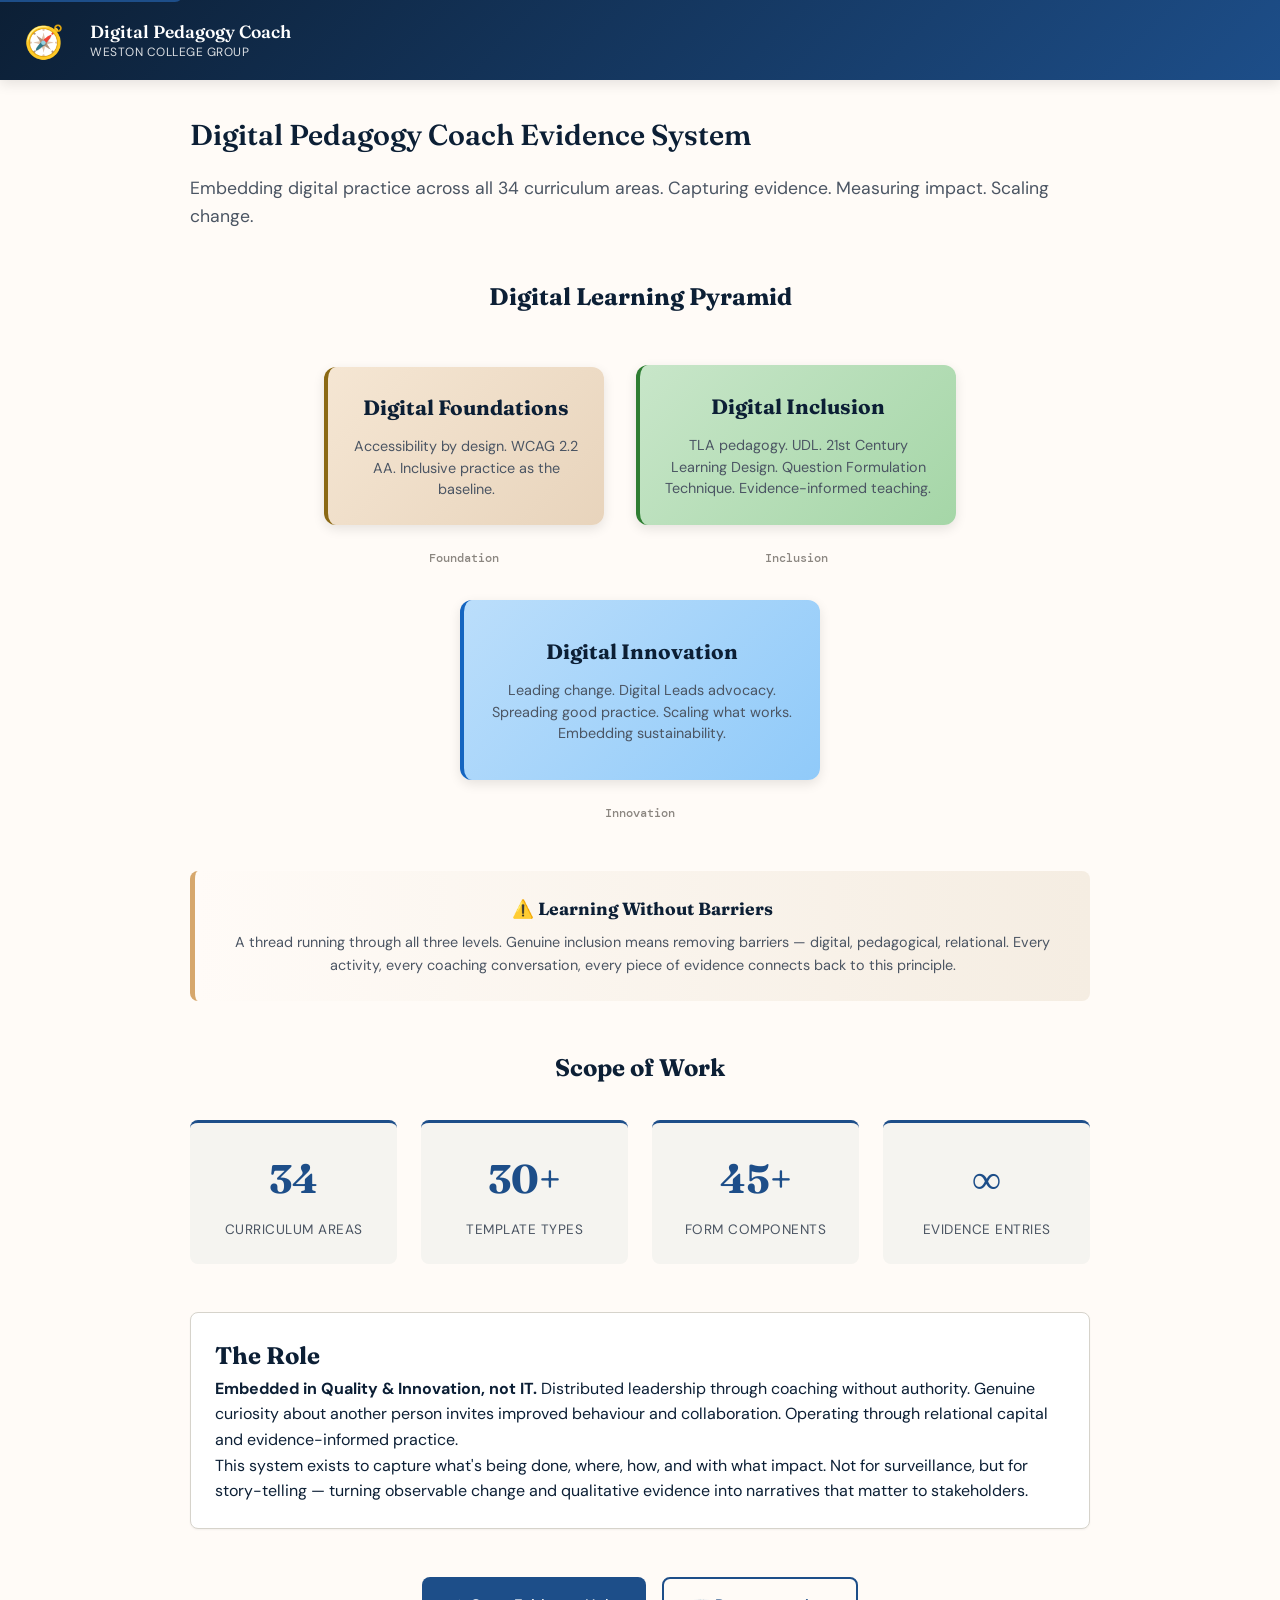
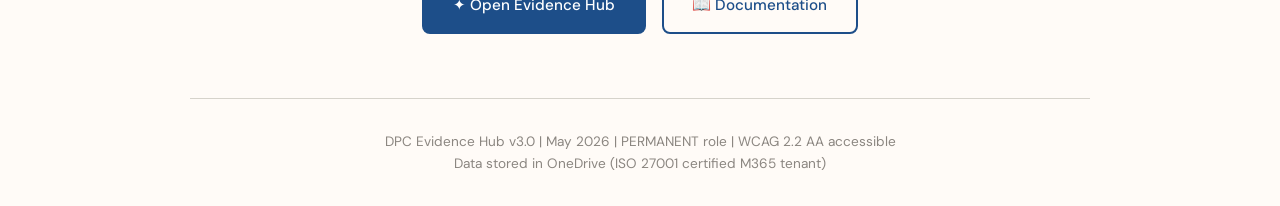
<file: index.html>
<!DOCTYPE html>
<html lang="en">
<head>
  <meta charset="UTF-8">
  <meta name="viewport" content="width=device-width, initial-scale=1.0">
  <title>Digital Pedagogy Coach · Weston College Group</title>
  <link rel="stylesheet" href="css/hub.css">
  <link rel="preconnect" href="https://fonts.googleapis.com">
  <link rel="stylesheet" href="https://fonts.googleapis.com/css2?family=Fraunces:wght@300;600;700&family=DM+Sans:wght@300;400;500;600&family=DM+Mono:wght@400;500&display=swap">
  <style>
    .pyramid-container {
      display: flex;
      justify-content: center;
      align-items: flex-end;
      gap: 2rem;
      margin: 3rem 0;
      flex-wrap: wrap;
    }

    .pyramid-level {
      display: flex;
      flex-direction: column;
      align-items: center;
      text-align: center;
    }

    .pyramid-box {
      width: 280px;
      padding: 1.5rem;
      border-radius: 12px;
      margin-bottom: 1rem;
      box-shadow: 0 4px 12px rgba(0, 0, 0, 0.1);
      display: flex;
      flex-direction: column;
      justify-content: center;
      min-height: 140px;
    }

    .pyramid-foundation {
      background: linear-gradient(135deg, #f5e6d3 0%, #e8d4bc 100%);
      border-left: 4px solid #8b6914;
    }

    .pyramid-inclusion {
      background: linear-gradient(135deg, #c8e6c9 0%, #a5d6a7 100%);
      border-left: 4px solid #2e7d32;
      width: 320px;
      min-height: 160px;
    }

    .pyramid-innovation {
      background: linear-gradient(135deg, #bbdefb 0%, #90caf9 100%);
      border-left: 4px solid #1565c0;
      width: 360px;
      min-height: 180px;
    }

    .pyramid-box h3 {
      margin: 0 0 0.75rem 0;
      font-size: 1.3rem;
      font-family: var(--font-serif);
      color: #0c1f35;
    }

    .pyramid-box p {
      margin: 0;
      font-size: 0.9rem;
      color: #4b5563;
      line-height: 1.5;
    }

    .pyramid-label {
      font-family: var(--font-mono);
      font-size: 0.75rem;
      color: #8b8680;
      margin-top: 0.5rem;
      font-weight: 500;
    }

    .lwb-banner {
      background: linear-gradient(90deg, #fffbf7 0%, #f5ede2 100%);
      border-left: 5px solid #d6a76c;
      padding: 1.5rem;
      border-radius: 8px;
      margin: 2rem 0;
    }

    .lwb-banner h4 {
      margin: 0 0 0.5rem 0;
      font-family: var(--font-serif);
      font-size: 1.1rem;
      color: #0c1f35;
    }

    .lwb-banner p {
      margin: 0;
      font-size: 0.9rem;
      color: #4b5563;
      line-height: 1.6;
    }

    .cta-buttons {
      display: flex;
      gap: 1rem;
      justify-content: center;
      flex-wrap: wrap;
      margin: 2rem 0;
    }

    .cta-btn {
      padding: 0.9rem 1.8rem;
      border-radius: 8px;
      font-weight: 500;
      text-decoration: none;
      display: inline-flex;
      align-items: center;
      gap: 0.5rem;
      font-size: 0.95rem;
      transition: all 200ms ease;
      border: 2px solid transparent;
    }

    .cta-btn-primary {
      background: #1d4e89;
      color: #fff;
    }

    .cta-btn-primary:hover {
      background: #0c1f35;
      transform: translateY(-2px);
    }

    .cta-btn-secondary {
      background: transparent;
      color: #1d4e89;
      border-color: #1d4e89;
    }

    .cta-btn-secondary:hover {
      background: #f5ede2;
    }

    .stats-grid {
      display: grid;
      grid-template-columns: repeat(auto-fit, minmax(200px, 1fr));
      gap: 1.5rem;
      margin: 2rem 0;
    }

    .stat-card {
      background: #f5f4f0;
      padding: 1.5rem;
      border-radius: 8px;
      text-align: center;
      border-top: 3px solid #1d4e89;
    }

    .stat-number {
      font-size: 2.5rem;
      font-weight: 700;
      color: #1d4e89;
      font-family: var(--font-serif);
    }

    .stat-label {
      font-size: 0.85rem;
      color: #4b5563;
      margin-top: 0.5rem;
      text-transform: uppercase;
      letter-spacing: 0.5px;
    }

    @media (max-width: 768px) {
      .pyramid-container {
        flex-direction: column;
        gap: 1rem;
      }

      .pyramid-box {
        width: 100%;
        max-width: 320px;
      }

      .pyramid-foundation,
      .pyramid-inclusion,
      .pyramid-innovation {
        width: 100% !important;
      }

      .cta-buttons {
        flex-direction: column;
      }

      .cta-btn {
        width: 100%;
        justify-content: center;
      }
    }
  </style>
</head>
<body>

<!-- SKIP LINK — WCAG 2.4.1 -->
<a href="#main-content" class="skip-link">Skip to main content</a>

<!-- HEADER -->
<header class="app-header" role="banner">
  <div class="header-brand">
    <div class="header-logo" style="font-size: 2rem;">🧭</div>
    <div>
      <div class="header-title">Digital Pedagogy Coach</div>
      <div class="header-sub">Weston College Group</div>
    </div>
  </div>
</header>

<!-- MAIN CONTENT -->
<main class="main-content container" id="main-content" tabindex="-1">

  <section style="max-width: 900px; margin: 0 auto;">
    <div class="page-header">
      <h1 style="margin-top: 0;">Digital Pedagogy Coach Evidence System</h1>
      <p style="font-size: 1.1rem; color: #4b5563;">
        Embedding digital practice across all 34 curriculum areas.  
        Capturing evidence. Measuring impact. Scaling change.
      </p>
    </div>

    <!-- DIGITAL LEARNING PYRAMID -->
    <div style="margin: 3rem 0; text-align: center;">
      <h2 style="font-family: var(--font-serif); font-size: 1.5rem; margin-bottom: 2rem; color: #0c1f35;">
        Digital Learning Pyramid
      </h2>
      <div class="pyramid-container">
        <!-- FOUNDATION -->
        <div class="pyramid-level">
          <div class="pyramid-box pyramid-foundation">
            <h3>Digital Foundations</h3>
            <p>Accessibility by design. WCAG 2.2 AA. Inclusive practice as the baseline.</p>
          </div>
          <div class="pyramid-label">Foundation</div>
        </div>

        <!-- INCLUSION -->
        <div class="pyramid-level">
          <div class="pyramid-box pyramid-inclusion">
            <h3>Digital Inclusion</h3>
            <p>TLA pedagogy. UDL. 21st Century Learning Design. Question Formulation Technique. Evidence-informed teaching.</p>
          </div>
          <div class="pyramid-label">Inclusion</div>
        </div>

        <!-- INNOVATION -->
        <div class="pyramid-level">
          <div class="pyramid-box pyramid-innovation">
            <h3>Digital Innovation</h3>
            <p>Leading change. Digital Leads advocacy. Spreading good practice. Scaling what works. Embedding sustainability.</p>
          </div>
          <div class="pyramid-label">Innovation</div>
        </div>
      </div>

      <!-- LEARNING WITHOUT BARRIERS THREAD -->
      <div class="lwb-banner" role="complementary" aria-label="Learning Without Barriers principle">
        <h4>⚠️ Learning Without Barriers</h4>
        <p>
          A thread running through all three levels. Genuine inclusion means removing barriers — digital, pedagogical, relational. 
          Every activity, every coaching conversation, every piece of evidence connects back to this principle.
        </p>
      </div>
    </div>

    <!-- KEY STATISTICS -->
    <div style="margin: 3rem 0;">
      <h2 style="font-family: var(--font-serif); text-align: center; margin-bottom: 2rem; color: #0c1f35;">
        Scope of Work
      </h2>
      <div class="stats-grid">
        <div class="stat-card">
          <div class="stat-number">34</div>
          <div class="stat-label">Curriculum Areas</div>
        </div>
        <div class="stat-card">
          <div class="stat-number">30+</div>
          <div class="stat-label">Template Types</div>
        </div>
        <div class="stat-card">
          <div class="stat-number">45+</div>
          <div class="stat-label">Form Components</div>
        </div>
        <div class="stat-card">
          <div class="stat-number">∞</div>
          <div class="stat-label">Evidence Entries</div>
        </div>
      </div>
    </div>

    <!-- ROLE & APPROACH -->
    <div class="card" style="margin: 3rem 0;">
      <h2 style="font-family: var(--font-serif); color: #0c1f35; margin-top: 0;">The Role</h2>
      <p>
        <strong>Embedded in Quality & Innovation, not IT.</strong> Distributed leadership through coaching without authority. 
        Genuine curiosity about another person invites improved behaviour and collaboration. Operating through relational capital 
        and evidence-informed practice.
      </p>
      <p>
        This system exists to capture what's being done, where, how, and with what impact. Not for surveillance, but for 
        story-telling — turning observable change and qualitative evidence into narratives that matter to stakeholders.
      </p>
    </div>

    <!-- CTA BUTTONS -->
    <div class="cta-buttons">
      <a href="hub.html" class="cta-btn cta-btn-primary">
        ✦ Open Evidence Hub
      </a>
      <a href="docs/README.md" class="cta-btn cta-btn-secondary">
        📖 Documentation
      </a>
    </div>

    <!-- FOOTER INFO -->
    <div style="margin-top: 4rem; padding-top: 2rem; border-top: 1px solid #d6d3cb; text-align: center; color: #8b8680; font-size: 0.85rem;">
      <p>
        DPC Evidence Hub v3.0 | May 2026 | PERMANENT role | WCAG 2.2 AA accessible  
        <br>
        Data stored in OneDrive (ISO 27001 certified M365 tenant)
      </p>
    </div>

  </section>

</main>

</body>
</html>
</file>
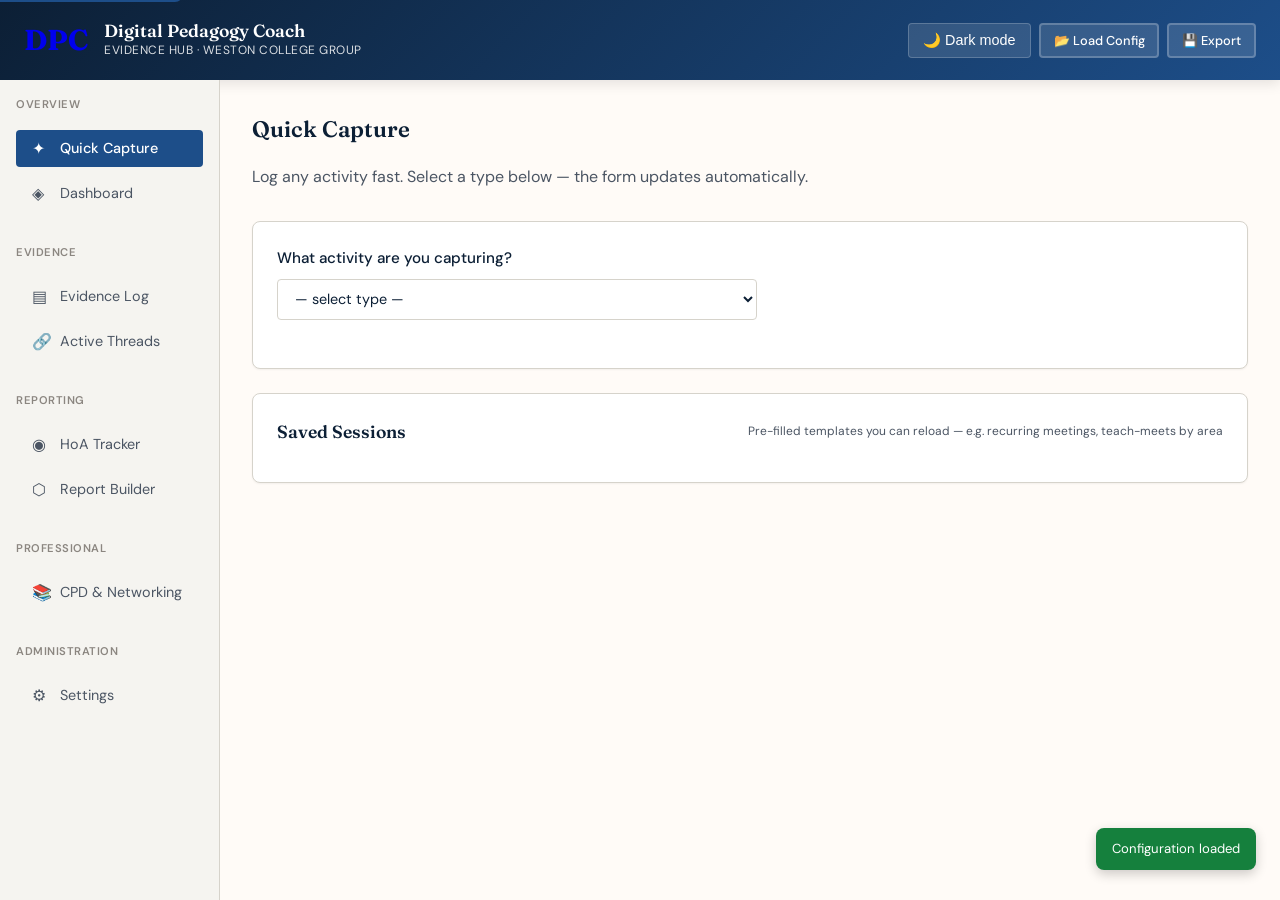
<file: hub.html>
<!DOCTYPE html>
<html lang="en">
<head>
  <meta charset="UTF-8">
  <meta name="viewport" content="width=device-width, initial-scale=1.0">
  <title>DPC Evidence Hub · Weston College Group</title>
  <link rel="stylesheet" href="css/hub.css">
  <link rel="preconnect" href="https://fonts.googleapis.com">
  <link rel="stylesheet" href="https://fonts.googleapis.com/css2?family=Fraunces:opsz,wght@9..144,300;9..144,600;9..144,700&family=DM+Sans:wght@300;400;500;600&family=DM+Mono:wght@400;500&display=swap">
</head>
<body>

<a href="#main-content" class="skip-link">Skip to main content</a>

<!-- ══ HEADER ══════════════════════════════════════════════════════════════ -->
<header class="app-header" role="banner">
  <div class="header-brand">
    <a href="index.html" class="header-logo" style="text-decoration:none" aria-label="DPC home">DPC</a>
    <div>
      <div class="header-title">Digital Pedagogy Coach</div>
      <div class="header-sub">Evidence Hub · Weston College Group</div>
    </div>
  </div>
  <div class="header-actions">
    <button class="dark-mode-toggle" onclick="toggleDarkMode()" aria-label="Toggle dark mode">🌙 Dark mode</button>
    <button class="btn btn-sm header-btn" onclick="loadConfig()">📂 Load Config</button>
    <button class="btn btn-sm header-btn" onclick="exportToJSON()">💾 Export</button>
  </div>
</header>

<!-- ══ APP BODY ════════════════════════════════════════════════════════════ -->
<div class="app-body">

  <!-- SIDEBAR -->
  <aside class="sidebar" role="navigation" aria-label="Main navigation">
    <nav>
      <span class="nav-group-label">Overview</span>
      <button class="nav-item active" data-section="quick-capture" onclick="navigateTo('quick-capture',this)" aria-current="page">
        <span class="nav-icon" aria-hidden="true">✦</span>Quick Capture
      </button>
      <button class="nav-item" data-section="dashboard" onclick="navigateTo('dashboard',this)">
        <span class="nav-icon" aria-hidden="true">◈</span>Dashboard
      </button>

      <span class="nav-group-label">Evidence</span>
      <button class="nav-item" data-section="evidence-log" onclick="navigateTo('evidence-log',this)">
        <span class="nav-icon" aria-hidden="true">▤</span>Evidence Log
      </button>
      <button class="nav-item" data-section="threads" onclick="navigateTo('threads',this)">
        <span class="nav-icon" aria-hidden="true">🔗</span>Active Threads
      </button>

      <span class="nav-group-label">Reporting</span>
      <button class="nav-item" data-section="hoa-tracker" onclick="navigateTo('hoa-tracker',this)">
        <span class="nav-icon" aria-hidden="true">◉</span>HoA Tracker
      </button>
      <button class="nav-item" data-section="report-builder" onclick="navigateTo('report-builder',this)">
        <span class="nav-icon" aria-hidden="true">⬡</span>Report Builder
      </button>

      <span class="nav-group-label">Professional</span>
      <button class="nav-item" data-section="cpd" onclick="navigateTo('cpd',this)">
        <span class="nav-icon" aria-hidden="true">📚</span>CPD &amp; Networking
      </button>

      <span class="nav-group-label">Administration</span>
      <button class="nav-item" data-section="settings" onclick="navigateTo('settings',this)">
        <span class="nav-icon" aria-hidden="true">⚙</span>Settings
      </button>
    </nav>
  </aside>

  <!-- MAIN CONTENT -->
  <main class="main-content" id="main-content" tabindex="-1">

    <!-- ══ QUICK CAPTURE ════════════════════════════════════════════════════ -->
    <section class="page-section active" id="section-quick-capture" aria-labelledby="qc-h2">
      <div class="page-header">
        <h2 id="qc-h2">Quick Capture</h2>
        <p>Log any activity fast. Select a type below — the form updates automatically.</p>
      </div>

      <div class="card">
        <!-- Activity type selector — drives everything below it -->
        <div class="form-group" style="max-width:480px;">
          <label for="qc-activity-type">What activity are you capturing?</label>
          <select id="qc-activity-type" onchange="loadTemplate(this.value)">
            <option value="">— select type —</option>
            <optgroup label="Meetings">
              <option value="meeting-qt">Quality Team Meeting</option>
              <option value="meeting-lm">Line Manager 1:1</option>
              <option value="meeting-dl">Digital Leads Coaching</option>
              <option value="meeting-hoa">Head of Area Meeting</option>
              <option value="meeting-exec">Executive Team</option>
              <option value="meeting-dd">Digital Development Team</option>
              <option value="meeting-external">External / BETT / Conferences</option>
            </optgroup>
            <optgroup label="Teach.Meets">
              <option value="teachmeet-afl">AI for Learning</option>
              <option value="teachmeet-afe">AI for Efficiency</option>
              <option value="teachmeet-lm">Live Modeling</option>
              <option value="teachmeet-qa">Q+A</option>
              <option value="teachmeet-teams">Teams</option>
              <option value="teachmeet-ai">Accessibility &amp; Inclusion</option>
              <option value="teachmeet-cl">Capturing Learning</option>
              <option value="teachmeet-fa">Feedback + Assessment</option>
              <option value="teachmeet-mon">Monitoring</option>
              <option value="teachmeet-clar">Clarification</option>
              <option value="teachmeet-eng">Engagement</option>
              <option value="teachmeet-21cld">21st Century Learning Design</option>
              <option value="teachmeet-udl">UDL</option>
              <option value="teachmeet-impact">Impact</option>
            </optgroup>
            <optgroup label="Coaching">
              <option value="coaching-group">Group Coaching</option>
              <option value="coaching-1to1">1:1 Coaching</option>
            </optgroup>
            <optgroup label="COGs">
              <option value="cogs-overview">Overview Planning</option>
              <option value="cogs-session1">Session 1</option>
              <option value="cogs-session2">Session 2</option>
              <option value="cogs-session3">Session 3</option>
              <option value="cogs-session4">Session 4</option>
            </optgroup>
            <optgroup label="CPD &amp; Professional">
              <option value="cpd-own">Own Professional Development</option>
              <option value="cpd-external">External Events &amp; Networking</option>
            </optgroup>
          </select>
        </div>

        <!-- Dynamic form renders here — replaced on each template change -->
        <div id="qc-form-container" aria-live="polite"></div>

        <!-- Save as session button — appears once a template is loaded -->
        <div id="save-session-row" style="display:none;margin-top:.75rem;padding-top:.75rem;border-top:1px solid var(--color-grey-light);">
          <button class="btn btn-secondary btn-sm" onclick="saveCurrentAsSession()">
            📌 Save form as reusable session
          </button>
          <span style="font-size:.75rem;color:var(--color-slate);margin-left:.75rem;">
            Save this form's values so you can reload them next time (e.g. recurring HoA meeting, weekly check-in)
          </span>
        </div>
      </div>

      <!-- Saved Sessions panel -->
      <div class="card" id="saved-sessions-card" style="margin-top:1rem;">
        <div style="display:flex;justify-content:space-between;align-items:center;margin-bottom:.75rem;">
          <div class="card-title" style="margin:0;">Saved Sessions</div>
          <span style="font-size:.75rem;color:var(--color-slate);">Pre-filled templates you can reload — e.g. recurring meetings, teach-meets by area</span>
        </div>
        <div id="saved-sessions-list"></div>
      </div>
    </section>

    <!-- ══ DASHBOARD ════════════════════════════════════════════════════════ -->
    <section class="page-section" id="section-dashboard" aria-labelledby="dashboard-h2">
      <div class="page-header">
        <h2 id="dashboard-h2">Dashboard</h2>
        <p>Evidence overview — entries logged, activity by type, recent activity.</p>
      </div>
      <div class="card">
        <p>Total entries logged: <strong id="entry-count">0</strong></p>
        <p style="margin-top:.5rem;color:var(--color-slate);font-size:.9rem;">Full dashboard charts coming in Phase 2.</p>
      </div>
    </section>

    <!-- ══ EVIDENCE LOG ══════════════════════════════════════════════════════ -->
    <section class="page-section" id="section-evidence-log" aria-labelledby="evlog-h2">
      <div class="page-header">
        <h2 id="evlog-h2">Evidence Log</h2>
        <p>All captured entries — most recent first.</p>
      </div>
      <div class="card">
        <div id="evidence-log-placeholder" aria-live="polite">
          No entries logged yet. Start with Quick Capture.
        </div>
      </div>
    </section>

    <!-- ══ ACTIVE THREADS ════════════════════════════════════════════════════ -->
    <section class="page-section" id="section-threads" aria-labelledby="threads-h2">
      <div class="page-header">
        <h2 id="threads-h2">Active Threads</h2>
        <p>Workflow chains connecting activities to impact.</p>
      </div>
      <div class="card">
        <p>No threads yet. Create one by linking an entry to a new thread in Quick Capture.</p>
      </div>
    </section>

    <!-- ══ HOA TRACKER ═══════════════════════════════════════════════════════ -->
    <section class="page-section" id="section-hoa-tracker" aria-labelledby="hoa-h2">
      <div class="page-header">
        <h2 id="hoa-h2">HoA Tracker</h2>
        <p>Head of Area Digital Tracker — RAG ratings, actions, training, progress.</p>
      </div>
      <div class="card">
        <p style="margin-bottom:1rem;">The RAG Tracker is a dedicated tool for multi-dimensional area assessments, S+AFI logging, action planning, and progress history.</p>
        <a href="rag-tracker.html" class="btn btn-primary">Open RAG Tracker ↗</a>
        <p style="font-size:.78rem;color:var(--color-slate);margin-top:.75rem;">5 pilot areas pre-populated (BUS, HBH, SMS, BUI, EMV). All 34 areas ready for data as assessments are completed.</p>
      </div>
    </section>

    <!-- ══ REPORT BUILDER ════════════════════════════════════════════════════ -->
    <section class="page-section" id="section-report-builder" aria-labelledby="report-h2">
      <div class="page-header">
        <h2 id="report-h2">Report Builder</h2>
        <p>Filter evidence and generate reports for Ben, Neil, Quality Team.</p>
      </div>
      <div class="card">
        <p>Report Builder coming in Phase 2.</p>
      </div>
    </section>

    <!-- ══ CPD ═══════════════════════════════════════════════════════════════ -->
    <section class="page-section" id="section-cpd" aria-labelledby="cpd-h2">
      <div class="page-header">
        <h2 id="cpd-h2">CPD &amp; Networking</h2>
        <p>Your own professional development — courses, reading, events, networks.</p>
      </div>
      <div class="card">
        <p>Log CPD via Quick Capture → CPD &amp; Professional.</p>
      </div>
    </section>

    <!-- ══ SETTINGS ══════════════════════════════════════════════════════════ -->
    <section class="page-section" id="section-settings" aria-labelledby="settings-h2">
      <div class="page-header">
        <h2 id="settings-h2">Settings &amp; Administration</h2>
      </div>

      <!-- Settings tabs -->
      <div class="settings-tabs" role="tablist" aria-label="Settings sections">
        <button class="settings-tab active" role="tab" aria-selected="true"  aria-controls="stab-status"    onclick="showSettingsTab('status',this)">Status</button>
        <button class="settings-tab"        role="tab" aria-selected="false" aria-controls="stab-areas"     onclick="showSettingsTab('areas',this)">Curriculum Areas</button>
        <button class="settings-tab"        role="tab" aria-selected="false" aria-controls="stab-people"    onclick="showSettingsTab('people',this)">People Registry</button>
        <button class="settings-tab"        role="tab" aria-selected="false" aria-controls="stab-templates" onclick="showSettingsTab('templates',this)">Templates</button>
      </div>

      <!-- TAB: Status -->
      <div class="card settings-tab-panel" id="stab-status">
        <div class="card-title">Configuration Status</div>
        <div id="config-status">Configuration not yet loaded. Click "Load Config" in the header.</div>
      </div>

      <!-- TAB: Curriculum Areas -->
      <div class="card settings-tab-panel" id="stab-areas" style="display:none;">
        <div style="display:flex;justify-content:space-between;align-items:center;flex-wrap:wrap;gap:.5rem;margin-bottom:1rem;">
          <div class="card-title" style="margin:0;">Curriculum Areas</div>
          <div style="display:flex;gap:.5rem;flex-wrap:wrap;">
            <button class="btn btn-secondary btn-sm" onclick="addAreaRow()">+ Add area</button>
            <button class="btn btn-primary btn-sm"   onclick="saveAreasToConfig()">💾 Save areas</button>
            <button class="btn btn-secondary btn-sm" onclick="downloadAreasJSON()">⬇ Export areas.json</button>
          </div>
        </div>
        <p style="font-size:.82rem;color:var(--color-slate);margin-bottom:1rem;">
          Edit codes and names. <strong>Save areas</strong> applies to the app immediately.
          <strong>Export areas.json</strong> → commit to GitHub to make permanent.
        </p>
        <div style="overflow-x:auto;">
          <table class="data-table" style="width:100%;">
            <thead>
              <tr>
                <th style="width:90px;">Code</th>
                <th>Area Name</th>
                <th style="width:180px;">Head of Area</th>
                <th style="width:180px;">Digital Lead</th>
                <th style="width:44px;"></th>
              </tr>
            </thead>
            <tbody id="areas-editor-tbody"></tbody>
          </table>
        </div>
      </div>

      <!-- TAB: People Registry -->
      <div class="card settings-tab-panel" id="stab-people" style="display:none;">
        <div style="display:flex;justify-content:space-between;align-items:center;flex-wrap:wrap;gap:.5rem;margin-bottom:1rem;">
          <div class="card-title" style="margin:0;">People Registry</div>
          <div style="display:flex;gap:.5rem;flex-wrap:wrap;">
            <button class="btn btn-secondary btn-sm" onclick="addPersonRow()">+ Add person</button>
            <button class="btn btn-primary   btn-sm" onclick="savePeopleToConfig()">💾 Save people</button>
          </div>
        </div>
        <p style="font-size:.82rem;color:var(--color-slate);margin-bottom:1rem;">
          These names appear in the People Picker checkboxes on relevant templates.
        </p>
        <div style="overflow-x:auto;">
          <table class="data-table" style="width:100%;">
            <thead>
              <tr>
                <th style="width:80px;">ID</th>
                <th>Name</th>
                <th>Role</th>
                <th style="width:44px;"></th>
              </tr>
            </thead>
            <tbody id="people-editor-tbody"></tbody>
          </table>
        </div>
      </div>

      <!-- TAB: Templates -->
      <div class="card settings-tab-panel" id="stab-templates" style="display:none;">
        <div style="display:flex;justify-content:space-between;align-items:center;flex-wrap:wrap;gap:.5rem;margin-bottom:1rem;">
          <div class="card-title" style="margin:0;">Template Editor</div>
          <button class="btn btn-secondary btn-sm" onclick="downloadConfigJSON()">⬇ Export config.json</button>
        </div>
        <p style="font-size:.82rem;color:var(--color-slate);margin-bottom:1rem;">
          Select a template to edit its fields. Drag to reorder. Check/uncheck to add or remove webparts.
          <strong>Export config.json</strong> → commit to GitHub to make permanent.
        </p>
        <div class="template-builder-layout">
          <div class="template-builder-list">
            <div id="template-list-items"></div>
          </div>
          <div class="template-builder-editor" id="template-editor-panel">
            <p style="color:var(--color-slate);font-size:.9rem;">Select a template on the left to edit it.</p>
          </div>
        </div>
      </div>

    </section>

  </main>
</div>

<!-- TOAST NOTIFICATIONS -->
<div id="toast-container" role="status" aria-live="polite" aria-atomic="false"></div>

<script src="js/webparts.js"></script>
<script src="js/templates.js"></script>
<script src="js/hub.js"></script>
</body>
</html>
</file>
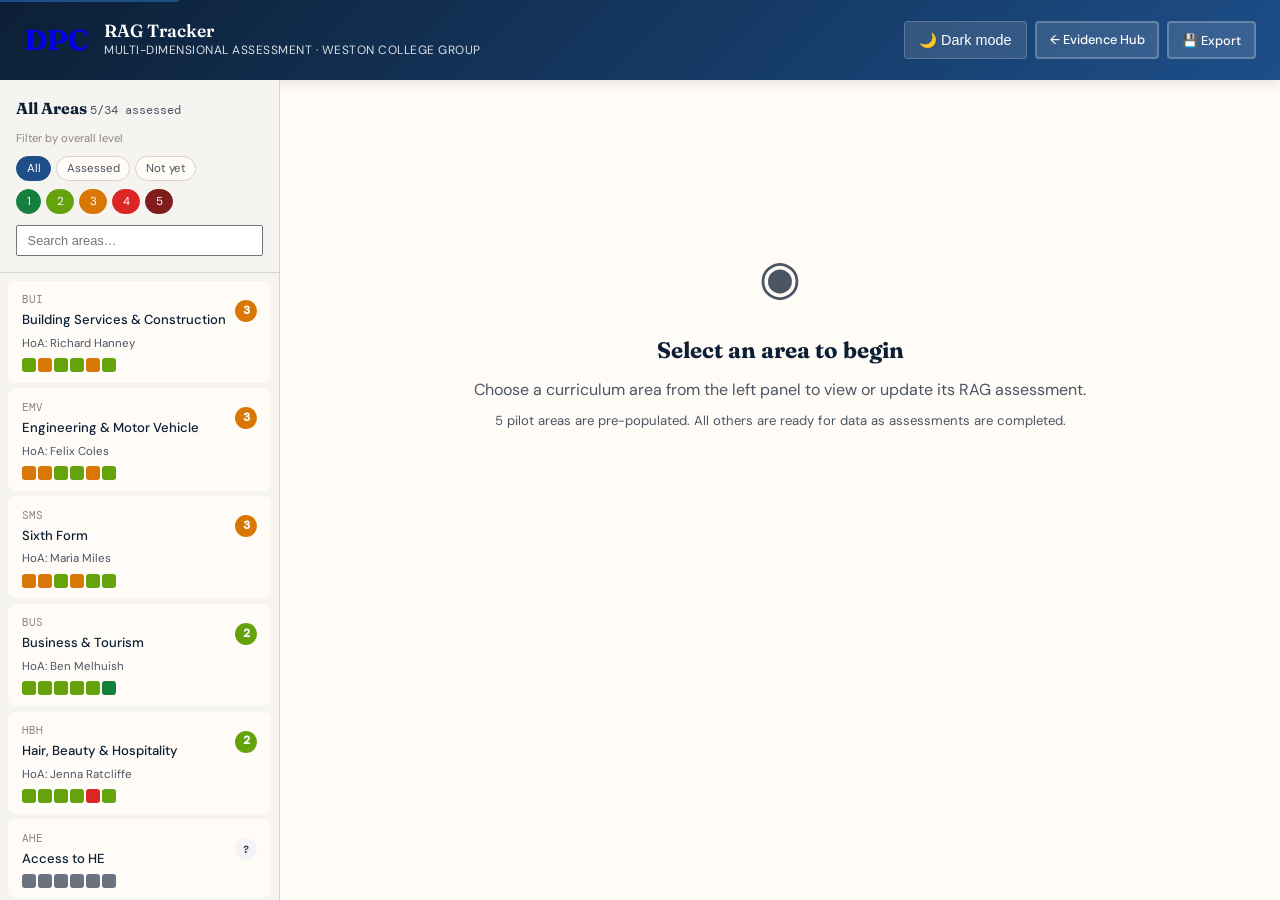
<file: rag-tracker.html>
<!DOCTYPE html>
<html lang="en">
<head>
<meta charset="UTF-8">
<meta name="viewport" content="width=device-width, initial-scale=1.0">
<title>RAG Tracker · DPC Evidence Hub</title>
<link rel="stylesheet" href="css/hub.css">
<link rel="stylesheet" href="https://fonts.googleapis.com/css2?family=Fraunces:opsz,wght@9..144,300;9..144,600;9..144,700&family=DM+Sans:wght@300;400;500;600&family=DM+Mono:wght@400;500&display=swap">
<style>
/* ── RAG TRACKER SPECIFIC STYLES ─────────────────────────────────────────── */

/* Level colours as CSS vars */
:root {
  --rag-1: #15803d; --rag-1-bg: #dcfce7; --rag-1-text: #14532d;
  --rag-2: #65a30d; --rag-2-bg: #ecfccb; --rag-2-text: #365314;
  --rag-3: #d97706; --rag-3-bg: #fef3c7; --rag-3-text: #78350f;
  --rag-4: #dc2626; --rag-4-bg: #fee2e2; --rag-4-text: #7f1d1d;
  --rag-5: #7f1d1d; --rag-5-bg: #fecaca; --rag-5-text: #450a0a;
  --rag-none: #6b7280; --rag-none-bg: #f3f4f6; --rag-none-text: #374151;
}

body.dark-mode {
  --rag-1-bg: #14532d; --rag-2-bg: #365314; --rag-3-bg: #78350f;
  --rag-4-bg: #7f1d1d; --rag-5-bg: #450a0a; --rag-none-bg: #374151;
  --rag-1-text: #dcfce7; --rag-2-text: #ecfccb; --rag-3-text: #fef3c7;
  --rag-4-text: #fee2e2; --rag-5-text: #fecaca; --rag-none-text: #f3f4f6;
}

/* ── APP LAYOUT ──────────────────────────────────────────────────────────── */
.rag-layout { display: grid; grid-template-columns: 280px 1fr; height: calc(100vh - var(--header-height)); }
@media (max-width: 900px) { .rag-layout { grid-template-columns: 1fr; } }

/* ── LEFT PANEL — STATUS BOARD ───────────────────────────────────────────── */
.rag-sidebar {
  border-right: 1px solid var(--color-grey-light);
  overflow-y: auto;
  background: var(--color-grey-bg);
  display: flex;
  flex-direction: column;
}

.rag-sidebar-header {
  padding: 1rem;
  border-bottom: 1px solid var(--color-grey-light);
  position: sticky;
  top: 0;
  background: var(--color-grey-bg);
  z-index: 2;
}

.rag-sidebar-header h3 { font-family: var(--font-serif); font-size: 1rem; margin-bottom: .5rem; }

.rag-filters { display: flex; flex-direction: column; gap: .3rem; }
.rag-filter-row { display: flex; gap: .3rem; flex-wrap: wrap; }
.rag-filter-btn {
  padding: .25rem .6rem; font-size: .72rem; border-radius: 20px;
  border: 1px solid var(--color-grey-light); background: var(--color-cream);
  color: var(--color-slate); cursor: pointer; font-family: inherit;
  transition: all .15s ease;
}
.rag-filter-btn:hover { border-color: var(--color-primary); color: var(--color-primary); }
.rag-filter-btn.active { background: var(--color-primary); color: #fff; border-color: var(--color-primary); }

.rag-area-list { flex: 1; overflow-y: auto; padding: .5rem; }

.rag-area-card {
  padding: .6rem .8rem;
  border-radius: 8px;
  margin-bottom: .35rem;
  cursor: pointer;
  border: 1px solid transparent;
  transition: all .15s ease;
  background: var(--color-cream);
}
.rag-area-card:hover { border-color: var(--color-primary); background: var(--color-cream); }
.rag-area-card.active { border-color: var(--color-primary); background: var(--color-primary); color: #fff; }
.rag-area-card.active .rag-area-code, .rag-area-card.active .rag-area-hoa { color: rgba(255,255,255,.8); }

.rag-area-card-header { display: flex; align-items: center; justify-content: space-between; gap: .4rem; margin-bottom: .3rem; }
.rag-area-code { font-family: var(--font-mono); font-size: .7rem; color: var(--color-grey); }
.rag-area-name { font-size: .82rem; font-weight: 500; }
.rag-area-hoa  { font-size: .72rem; color: var(--color-slate); margin-top: .1rem; }

.rag-badge {
  display: inline-flex; align-items: center; justify-content: center;
  min-width: 22px; height: 22px; border-radius: 50%;
  font-size: .72rem; font-weight: 700; font-family: var(--font-mono);
  flex-shrink: 0;
}
.rag-badge.na { background: var(--rag-none-bg); color: var(--rag-none-text); font-size: .6rem; }
.rag-badge.l1 { background: var(--rag-1); color: #fff; }
.rag-badge.l2 { background: var(--rag-2); color: #fff; }
.rag-badge.l3 { background: var(--rag-3); color: #fff; }
.rag-badge.l4 { background: var(--rag-4); color: #fff; }
.rag-badge.l5 { background: var(--rag-5); color: #fff; }

.dim-mini-row { display: flex; gap: 2px; margin-top: .3rem; }
.dim-mini { width: 14px; height: 14px; border-radius: 3px; flex-shrink: 0; }

/* ── RIGHT PANEL — AREA DETAIL ───────────────────────────────────────────── */
.rag-main { overflow-y: auto; padding: 1.5rem; }

.rag-welcome {
  display: flex; flex-direction: column; align-items: center; justify-content: center;
  height: 60%; text-align: center; color: var(--color-slate);
}
.rag-welcome h2 { font-family: var(--font-serif); font-size: 1.4rem; margin-bottom: .5rem; color: var(--color-navy); }

/* Area header */
.area-header {
  display: flex; justify-content: space-between; align-items: flex-start;
  flex-wrap: wrap; gap: 1rem; margin-bottom: 1.5rem;
}
.area-header-left h2 { font-family: var(--font-serif); font-size: 1.4rem; margin-bottom: .2rem; }
.area-header-meta { font-size: .82rem; color: var(--color-slate); }
.area-header-actions { display: flex; gap: .5rem; flex-wrap: wrap; }

/* Area tabs */
.area-tabs { display: flex; gap: .25rem; border-bottom: 2px solid var(--color-grey-light); margin-bottom: 1.5rem; }
.area-tab {
  padding: .5rem 1rem; background: none; border: none; font-family: inherit;
  font-size: .88rem; color: var(--color-slate); cursor: pointer;
  border-radius: var(--border-radius-sm) var(--border-radius-sm) 0 0;
  transition: all .15s ease;
}
.area-tab:hover { background: var(--color-grey-bg); }
.area-tab.active { background: var(--color-primary); color: #fff; }
.area-tab-panel { display: none; }
.area-tab-panel.active { display: block; }

/* ── FRAMEWORK GRID ──────────────────────────────────────────────────────── */
.framework-grid {
  display: grid;
  grid-template-columns: 180px repeat(5, 1fr);
  gap: 2px;
  font-size: .78rem;
  border: 1px solid var(--color-grey-light);
  border-radius: 8px;
  overflow: hidden;
  margin-bottom: 1rem;
}

.fg-header-corner {
  padding: .6rem;
  background: var(--color-navy);
  color: #fff;
  font-weight: 600;
  font-size: .72rem;
  display: flex;
  align-items: center;
}

.fg-level-header {
  padding: .6rem .4rem;
  text-align: center;
  font-weight: 700;
  font-size: .72rem;
  cursor: pointer;
  transition: opacity .15s;
}
.fg-level-header:hover { opacity: .85; }

.fg-dim-label {
  padding: .6rem .5rem;
  background: var(--color-grey-bg);
  font-weight: 600;
  font-size: .72rem;
  border-top: 1px solid var(--color-grey-light);
  display: flex;
  flex-direction: column;
  gap: .2rem;
}

.fg-dim-score {
  font-family: var(--font-mono);
  font-size: .65rem;
  padding: .15rem .4rem;
  border-radius: 20px;
  display: inline-block;
  width: fit-content;
}

.fg-cell {
  padding: .5rem .4rem;
  border-top: 1px solid var(--color-grey-light);
  cursor: pointer;
  transition: all .15s ease;
  position: relative;
  line-height: 1.35;
}

.fg-cell:hover { filter: brightness(.92); }

.fg-cell.selected::after {
  content: '✓';
  position: absolute;
  top: 4px;
  right: 6px;
  font-size: .9rem;
  font-weight: 700;
  color: inherit;
  opacity: .9;
}

/* ── OVERALL SCORE DISPLAY ───────────────────────────────────────────────── */
.overall-score-bar {
  display: flex;
  align-items: center;
  gap: 1rem;
  padding: 1rem 1.25rem;
  border-radius: 10px;
  margin-bottom: 1.5rem;
  flex-wrap: wrap;
}

.overall-score-number {
  font-family: var(--font-serif);
  font-size: 3rem;
  font-weight: 700;
  line-height: 1;
}

.overall-score-label { font-size: 1.1rem; font-weight: 600; }
.overall-score-rule  { font-size: .78rem; opacity: .8; margin-top: .2rem; }

.override-section { margin-top: .75rem; padding-top: .75rem; border-top: 1px solid rgba(255,255,255,.2); }
.override-row { display: flex; gap: .5rem; align-items: center; flex-wrap: wrap; }
.override-row label { font-size: .78rem; }
.override-row select, .override-row input { font-size: .78rem; padding: .3rem .5rem; }

/* ── S+AFI SECTION ───────────────────────────────────────────────────────── */
.safi-columns { display: grid; grid-template-columns: 1fr 1fr; gap: 1rem; }
@media (max-width: 700px) { .safi-columns { grid-template-columns: 1fr; } }

.safi-list { display: flex; flex-direction: column; gap: .5rem; }
.safi-item {
  padding: .6rem .8rem;
  border-radius: 6px;
  font-size: .83rem;
  border-left: 3px solid;
  position: relative;
}
.safi-item.strength { background: var(--rag-1-bg); color: var(--rag-1-text); border-color: var(--rag-1); }
.safi-item.afi      { background: var(--rag-4-bg); color: var(--rag-4-text); border-color: var(--rag-4); }
.safi-item.afi.medium { border-color: var(--rag-3); background: var(--rag-3-bg); color: var(--rag-3-text); }

.safi-actions { position: absolute; top: .4rem; right: .4rem; display: flex; gap: .25rem; opacity: 0; transition: opacity .15s; }
.safi-item:hover .safi-actions { opacity: 1; }
.safi-icon-btn { background: none; border: none; cursor: pointer; font-size: .8rem; padding: .1rem; opacity: .7; }
.safi-icon-btn:hover { opacity: 1; }

.safi-add-form { display: flex; gap: .4rem; flex-wrap: wrap; margin-top: .5rem; }
.safi-add-form textarea { flex: 1; min-width: 200px; font-size: .82rem; padding: .4rem .6rem; border-radius: 6px; border: 1px solid var(--color-grey-light); background: var(--color-cream); color: var(--color-navy); font-family: inherit; rows: 2; resize: vertical; }
.safi-priority-sel { font-size: .78rem; }

/* ── ACTION PLAN ─────────────────────────────────────────────────────────── */
.action-plan-filters { display: flex; gap: .4rem; flex-wrap: wrap; margin-bottom: 1rem; }

.action-card {
  padding: .7rem 1rem;
  border-radius: 8px;
  border: 1px solid var(--color-grey-light);
  margin-bottom: .5rem;
  background: var(--color-cream);
  display: grid;
  grid-template-columns: 1fr auto;
  gap: .5rem;
  align-items: start;
}

.action-card.urgent  { border-left: 4px solid var(--rag-4); }
.action-card.high    { border-left: 4px solid var(--rag-3); }
.action-card.medium  { border-left: 4px solid var(--rag-2); }
.action-card.low     { border-left: 4px solid var(--rag-1); }

.action-text    { font-size: .85rem; font-weight: 500; margin-bottom: .3rem; }
.action-meta    { font-size: .75rem; color: var(--color-slate); display: flex; gap: .75rem; flex-wrap: wrap; }
.action-role    { font-size: .72rem; padding: .15rem .5rem; border-radius: 20px; background: var(--color-grey-bg); border: 1px solid var(--color-grey-light); }
.action-status  { font-size: .72rem; padding: .15rem .5rem; border-radius: 20px; font-weight: 600; }
.action-status.not-started { background: var(--rag-none-bg); color: var(--rag-none-text); }
.action-status.in-progress { background: var(--rag-3-bg);   color: var(--rag-3-text); }
.action-status.completed   { background: var(--rag-1-bg);   color: var(--rag-1-text); }
.action-status.at-risk     { background: var(--rag-4-bg);   color: var(--rag-4-text); }

/* ── HISTORY TIMELINE ────────────────────────────────────────────────────── */
.history-item { display: flex; gap: .75rem; margin-bottom: 1rem; }
.history-dot { width: 12px; height: 12px; border-radius: 50%; background: var(--color-primary); flex-shrink: 0; margin-top: .3rem; }
.history-content { flex: 1; font-size: .83rem; }
.history-date { font-family: var(--font-mono); font-size: .72rem; color: var(--color-slate); }

/* ── ADD ACTION FORM ─────────────────────────────────────────────────────── */
.add-action-form {
  padding: 1rem;
  background: var(--color-grey-bg);
  border-radius: 8px;
  border: 1px solid var(--color-grey-light);
  margin-top: 1rem;
  display: none;
}
.add-action-form.open { display: block; }
.add-action-grid { display: grid; grid-template-columns: 2fr 1fr 1fr 1fr; gap: .5rem; margin-bottom: .5rem; }
@media (max-width: 700px) { .add-action-grid { grid-template-columns: 1fr; } }

/* ── FRAMEWORK EDITOR ────────────────────────────────────────────────────── */
.framework-editor-cell {
  padding: .5rem;
  border: 1px solid var(--color-grey-light);
  border-radius: 6px;
  font-size: .78rem;
  width: 100%;
  background: var(--color-cream);
  color: var(--color-navy);
  font-family: inherit;
  resize: vertical;
}
</style>
</head>
<body>

<a href="#main-content" class="skip-link">Skip to main content</a>

<!-- HEADER -->
<header class="app-header" role="banner">
  <div class="header-brand">
    <a href="hub.html" class="header-logo" style="text-decoration:none" aria-label="Back to hub">DPC</a>
    <div>
      <div class="header-title">RAG Tracker</div>
      <div class="header-sub">Multi-Dimensional Assessment · Weston College Group</div>
    </div>
  </div>
  <div class="header-actions">
    <button class="dark-mode-toggle" onclick="toggleDarkMode()" aria-label="Toggle dark mode">🌙 Dark mode</button>
    <a href="hub.html" class="btn btn-sm header-btn">← Evidence Hub</a>
    <button class="btn btn-sm header-btn" onclick="exportData()">💾 Export</button>
  </div>
</header>

<div class="rag-layout" id="main-content">

  <!-- ── LEFT: STATUS BOARD ──────────────────────────────────────────────── -->
  <aside class="rag-sidebar" role="navigation" aria-label="Area list">
    <div class="rag-sidebar-header">
      <h3>All Areas <span id="area-count" style="font-family:var(--font-mono);font-size:.75rem;font-weight:400;color:var(--color-slate);"></span></h3>
      <div class="rag-filters">
        <div style="font-size:.7rem;color:var(--color-grey);margin-bottom:.2rem;">Filter by overall level</div>
        <div class="rag-filter-row">
          <button class="rag-filter-btn active" onclick="filterAreas('all',this)">All</button>
          <button class="rag-filter-btn" onclick="filterAreas('assessed',this)">Assessed</button>
          <button class="rag-filter-btn" onclick="filterAreas('not-assessed',this)">Not yet</button>
        </div>
        <div class="rag-filter-row" style="margin-top:.25rem;">
          <button class="rag-filter-btn" onclick="filterAreas('level-1',this)" style="background:var(--rag-1);color:#fff;border-color:var(--rag-1);">1</button>
          <button class="rag-filter-btn" onclick="filterAreas('level-2',this)" style="background:var(--rag-2);color:#fff;border-color:var(--rag-2);">2</button>
          <button class="rag-filter-btn" onclick="filterAreas('level-3',this)" style="background:var(--rag-3);color:#fff;border-color:var(--rag-3);">3</button>
          <button class="rag-filter-btn" onclick="filterAreas('level-4',this)" style="background:var(--rag-4);color:#fff;border-color:var(--rag-4);">4</button>
          <button class="rag-filter-btn" onclick="filterAreas('level-5',this)" style="background:var(--rag-5);color:#fff;border-color:var(--rag-5);">5</button>
        </div>
        <input type="search" id="area-search" placeholder="Search areas…" style="margin-top:.4rem;font-size:.8rem;padding:.35rem .6rem;"
          oninput="searchAreas(this.value)" aria-label="Search curriculum areas">
      </div>
    </div>
    <div class="rag-area-list" id="area-list" role="list" aria-label="Curriculum areas"></div>
  </aside>

  <!-- ── RIGHT: AREA DETAIL ──────────────────────────────────────────────── -->
  <main class="rag-main" id="area-detail">
    <div class="rag-welcome">
      <div style="font-size:3rem;margin-bottom:1rem;">◉</div>
      <h2>Select an area to begin</h2>
      <p>Choose a curriculum area from the left panel to view or update its RAG assessment.</p>
      <p style="margin-top:.5rem;font-size:.82rem;">5 pilot areas are pre-populated. All others are ready for data as assessments are completed.</p>
    </div>
  </main>

</div>

<!-- TOAST -->
<div id="toast-container" role="status" aria-live="polite"></div>

<script>
// ── DATA ──────────────────────────────────────────────────────────────────────
let FRAMEWORK = null;
let AREA_RAGS = null;
let CURRENT_AREA = null;
let DARK_MODE = localStorage.getItem('dpc-dark-mode') === 'true';
const LEVEL_LABELS = {1:'Confident',2:'On Track',3:'Developing',4:'Challenged',5:'Urgent'};
const LEVEL_CLASSES = {1:'l1',2:'l2',3:'l3',4:'l4',5:'l5'};
const DIM_COLOURS = {1:'var(--rag-1)',2:'var(--rag-2)',3:'var(--rag-3)',4:'var(--rag-4)',5:'var(--rag-5)',null:'var(--rag-none)'};

// ── INIT ──────────────────────────────────────────────────────────────────────
document.addEventListener('DOMContentLoaded', async () => {
  if (DARK_MODE) { document.body.classList.add('dark-mode'); document.querySelector('.dark-mode-toggle').textContent = '☀️ Light mode'; }
  await Promise.all([loadFramework(), loadAreaRags()]);
  renderAreaList();
});

async function loadFramework() {
  try {
    const r = await fetch('data/rag-framework.json');
    FRAMEWORK = await r.json();
  } catch(e) { showToast('Could not load rag-framework.json', 'error'); }
}

async function loadAreaRags() {
  try {
    const r = await fetch('data/area-rags.json');
    AREA_RAGS = await r.json();
  } catch(e) { showToast('Could not load area-rags.json', 'error'); }
}

// ── AREA LIST ──────────────────────────────────────────────────────────────────
let currentFilter = 'all';
let currentSearch = '';

function renderAreaList() {
  if (!AREA_RAGS) return;
  const list = document.getElementById('area-list');
  const areas = Object.values(AREA_RAGS.areas);
  const total = areas.length;
  const assessed = areas.filter(a => a.assessmentStatus === 'assessed').length;
  document.getElementById('area-count').textContent = `${assessed}/${total} assessed`;

  list.innerHTML = '';
  areas
    .filter(a => applyFilter(a))
    .filter(a => !currentSearch || a.name.toLowerCase().includes(currentSearch.toLowerCase()) || a.code.toLowerCase().includes(currentSearch.toLowerCase()))
    .sort((a, b) => {
      // Assessed first, then by overall RAG descending (higher = more urgent), then alpha
      if (a.assessmentStatus !== b.assessmentStatus) return a.assessmentStatus === 'assessed' ? -1 : 1;
      const ar = a.overallRagOverride ?? a.overallRag ?? 0;
      const br = b.overallRagOverride ?? b.overallRag ?? 0;
      if (ar !== br) return br - ar;
      return a.name.localeCompare(b.name);
    })
    .forEach(area => {
      const card = buildAreaCard(area);
      list.appendChild(card);
    });
}

function applyFilter(area) {
  if (currentFilter === 'all') return true;
  if (currentFilter === 'assessed') return area.assessmentStatus === 'assessed';
  if (currentFilter === 'not-assessed') return area.assessmentStatus !== 'assessed';
  if (currentFilter.startsWith('level-')) {
    const lvl = parseInt(currentFilter.split('-')[1]);
    const overall = area.overallRagOverride ?? area.overallRag;
    return overall === lvl;
  }
  return true;
}

function buildAreaCard(area) {
  const overall = area.overallRagOverride ?? area.overallRag;
  const lvlClass = overall ? LEVEL_CLASSES[overall] : 'na';
  const lvlLabel = overall ? LEVEL_LABELS[overall] : '–';
  const dims = FRAMEWORK?.dimensions || [];
  const dimMinis = dims.map(d => {
    const r = area.dimensions[d.id]?.rating;
    const bg = r ? DIM_COLOURS[r] : 'var(--rag-none)';
    return `<div class="dim-mini" style="background:${bg}" title="${d.shortName}: ${r ? 'Level '+r : 'Not assessed'}"></div>`;
  }).join('');

  const div = document.createElement('div');
  div.className = `rag-area-card ${CURRENT_AREA === area.code ? 'active' : ''}`;
  div.setAttribute('role', 'listitem');
  div.onclick = () => openArea(area.code);
  div.innerHTML = `
    <div class="rag-area-card-header">
      <div>
        <div class="rag-area-code">${area.code}</div>
        <div class="rag-area-name">${area.name}</div>
      </div>
      <div class="rag-badge ${lvlClass}" title="Overall: ${lvlLabel}">${overall ?? '?'}</div>
    </div>
    ${area.hoa ? `<div class="rag-area-hoa">HoA: ${area.hoa}</div>` : ''}
    <div class="dim-mini-row">${dimMinis}</div>
  `;
  return div;
}

function filterAreas(filter, btn) {
  currentFilter = filter;
  document.querySelectorAll('.rag-filter-btn').forEach(b => b.classList.remove('active'));
  if (btn) btn.classList.add('active');
  renderAreaList();
}

function searchAreas(q) {
  currentSearch = q;
  renderAreaList();
}

// ── OPEN AREA ─────────────────────────────────────────────────────────────────
function openArea(code) {
  CURRENT_AREA = code;
  renderAreaList(); // refresh to show active state
  const area = AREA_RAGS.areas[code];
  if (!area) return;
  renderAreaDetail(area);
}

function renderAreaDetail(area) {
  const detail = document.getElementById('area-detail');
  const overall = area.overallRagOverride ?? area.overallRag;
  const calcOverall = calculateOverall(area);
  const lvl = overall ?? calcOverall;
  const bg = lvl ? `var(--rag-${lvl})` : '#6b7280';
  const pending = area.actions?.filter(a => a.status !== 'completed').length ?? 0;
  const strengths = area.strengths?.length ?? 0;
  const afis = area.afis?.length ?? 0;

  detail.innerHTML = `
    <div class="area-header">
      <div class="area-header-left">
        <h2>${area.name} <span style="font-family:var(--font-mono);font-size:.9rem;font-weight:400;color:var(--color-slate);">${area.code}</span></h2>
        <div class="area-header-meta">
          ${area.hoa ? `HoA: <strong>${area.hoa}</strong>` : '<em>HoA not set</em>'}
          ${area.digitalLead ? ` · DL: <strong>${area.digitalLead}</strong>` : ' · <em>DL not yet identified</em>'}
          ${area.lastAssessed ? ` · Last assessed: <strong>${area.lastAssessed}</strong>` : ' · <em>Not yet assessed</em>'}
        </div>
      </div>
      <div class="area-header-actions">
        <button class="btn btn-secondary btn-sm" onclick="editAreaMeta('${area.code}')">✏ Edit details</button>
        <button class="btn btn-primary btn-sm" onclick="saveArea('${area.code}')">💾 Save</button>
        <button class="btn btn-secondary btn-sm" onclick="exportAreaPlan('${area.code}')">⬇ Export plan</button>
      </div>
    </div>

    <!-- Overall score -->
    <div class="overall-score-bar" style="background:${bg}20;border:2px solid ${bg};">
      <div class="rag-badge ${lvl ? LEVEL_CLASSES[lvl] : 'na'}" style="width:52px;height:52px;font-size:1.6rem;border-radius:50%;">${lvl ?? '?'}</div>
      <div>
        <div class="overall-score-label" style="color:${bg};">${lvl ? LEVEL_LABELS[lvl] : 'Not yet assessed'}</div>
        <div class="overall-score-rule">
          ${calcOverall ? `Auto-calculated: Level ${calcOverall} · ` : ''}
          ${area.overallRagOverride ? `<strong>Manually set: Level ${area.overallRagOverride}</strong>` : ''}
          ${!calcOverall && !area.overallRagOverride ? 'Rate dimensions below to generate overall score' : ''}
        </div>
        <div class="override-section">
          <div class="override-row">
            <label>Override overall:</label>
            <select id="override-select-${area.code}" onchange="setOverride('${area.code}',this.value)">
              <option value="">Use calculated (Level ${calcOverall ?? '?'})</option>
              ${[1,2,3,4,5].map(l => `<option value="${l}" ${area.overallRagOverride==l?'selected':''}>${l} — ${LEVEL_LABELS[l]}</option>`).join('')}
            </select>
            <input type="text" id="override-rationale-${area.code}" placeholder="Rationale for override…"
              value="${area.overallRagOverrideRationale||''}"
              style="flex:1;min-width:180px;font-size:.78rem;padding:.3rem .5rem;">
          </div>
        </div>
      </div>
      <div style="margin-left:auto;text-align:right;font-size:.78rem;color:${bg};">
        <div><strong>${pending}</strong> actions pending</div>
        <div><strong>${strengths}</strong> strengths · <strong>${afis}</strong> AFIs</div>
      </div>
    </div>

    <!-- Tabs -->
    <div class="area-tabs" role="tablist">
      <button class="area-tab active" onclick="showAreaTab('framework','${area.code}',this)" role="tab">Framework</button>
      <button class="area-tab" onclick="showAreaTab('safi','${area.code}',this)" role="tab">Strengths & AFIs</button>
      <button class="area-tab" onclick="showAreaTab('actions','${area.code}',this)" role="tab">Action Plan</button>
      <button class="area-tab" onclick="showAreaTab('history','${area.code}',this)" role="tab">History</button>
    </div>

    <!-- Framework tab -->
    <div class="area-tab-panel active" id="tab-framework-${area.code}">
      ${renderFrameworkGrid(area)}
    </div>

    <!-- S+AFI tab -->
    <div class="area-tab-panel" id="tab-safi-${area.code}">
      ${renderSAFI(area)}
    </div>

    <!-- Actions tab -->
    <div class="area-tab-panel" id="tab-actions-${area.code}">
      ${renderActions(area)}
    </div>

    <!-- History tab -->
    <div class="area-tab-panel" id="tab-history-${area.code}">
      ${renderHistory(area)}
    </div>
  `;
}

// ── FRAMEWORK GRID ────────────────────────────────────────────────────────────
function renderFrameworkGrid(area) {
  if (!FRAMEWORK) return '<p>Framework not loaded</p>';
  const levels = FRAMEWORK.levels;
  const dims = FRAMEWORK.dimensions;

  let html = '<div class="framework-grid">';

  // Header row
  html += `<div class="fg-header-corner">Dimension</div>`;
  levels.forEach(l => {
    const bg = `var(--rag-${l.id})`;
    html += `<div class="fg-level-header" style="background:${bg};color:#fff;" title="${l.summary}">
      <div style="font-size:.9rem;">Level ${l.id}</div>
      <div style="font-weight:400;font-size:.68rem;">${l.label}</div>
    </div>`;
  });

  // Dimension rows
  dims.forEach(dim => {
    const currentRating = area.dimensions[dim.id]?.rating;
    const dimBg = currentRating ? `var(--rag-${currentRating})` : 'var(--rag-none)';
    const dimLabel = currentRating ? `Level ${currentRating}` : 'Not rated';

    html += `<div class="fg-dim-label">
      <div>${dim.shortName}</div>
      <div class="fg-dim-score" style="background:${dimBg};color:#fff;">${dimLabel}</div>
      ${area.dimensions[dim.id]?.notes ? `<div style="font-size:.65rem;color:var(--color-slate);margin-top:.2rem;font-style:italic;">"${area.dimensions[dim.id].notes.substring(0,40)}…"</div>` : ''}
    </div>`;

    levels.forEach(l => {
      const isSelected = currentRating === l.id;
      const bg = isSelected ? `var(--rag-${l.id})` : `var(--rag-${l.id}-bg, #f9fafb)`;
      const textCol = isSelected ? '#fff' : `var(--rag-${l.id}-text, #374151)`;
      html += `<div class="fg-cell ${isSelected ? 'selected' : ''}"
        style="background:${bg};color:${textCol};"
        onclick="selectDimLevel('${area.code}','${dim.id}',${l.id})"
        title="Click to set ${dim.shortName} = Level ${l.id}: ${l.label}"
        role="button" tabindex="0" aria-pressed="${isSelected}"
        onkeydown="if(event.key==='Enter'||event.key===' ')selectDimLevel('${area.code}','${dim.id}',${l.id})">
        ${dim.descriptors[l.id]}
      </div>`;
    });
  });

  html += '</div>';
  html += `<p style="font-size:.75rem;color:var(--color-slate);margin-top:.5rem;">Click a cell to rate that dimension. Click again to deselect. Changes auto-save when you click 💾 Save above.</p>`;

  // Dimension notes
  html += `<div style="margin-top:1rem;">
    <div style="font-size:.85rem;font-weight:600;margin-bottom:.5rem;font-family:var(--font-serif);">Notes per dimension</div>
    <div style="display:grid;grid-template-columns:repeat(auto-fit,minmax(220px,1fr));gap:.5rem;">
      ${dims.map(d => `
        <div>
          <label style="font-size:.75rem;font-weight:600;" for="notes-${area.code}-${d.id}">${d.shortName}</label>
          <textarea id="notes-${area.code}-${d.id}" rows="2" style="font-size:.78rem;width:100%;margin-top:.2rem;"
            placeholder="Evidence, rationale, context…">${area.dimensions[d.id]?.notes || ''}</textarea>
        </div>
      `).join('')}
    </div>
  </div>`;

  return html;
}

// ── SCORING ────────────────────────────────────────────────────────────────────
function calculateOverall(area) {
  if (!FRAMEWORK) return null;
  const ratedDims = FRAMEWORK.dimensions
    .map(d => area.dimensions[d.id]?.rating)
    .filter(r => r !== null && r !== undefined);

  if (ratedDims.length === 0) return null;

  const hasLevel5 = ratedDims.some(r => r === 5);
  const level4Plus = ratedDims.filter(r => r >= 4).length;
  const level1or2  = ratedDims.filter(r => r <= 2).length;
  const level2or3  = ratedDims.filter(r => r >= 2 && r <= 3).length;

  if (hasLevel5 || level4Plus >= 2) return 4; // tip to 4/5
  if (level1or2 >= 4) return 2;
  if (level2or3 >= 3 && !hasLevel5) return 3;
  return Math.round(ratedDims.reduce((a,b) => a+b, 0) / ratedDims.length);
}

function selectDimLevel(code, dimId, level) {
  const area = AREA_RAGS.areas[code];
  if (!area) return;

  // Toggle off if already selected
  const current = area.dimensions[dimId].rating;
  area.dimensions[dimId].rating = (current === level) ? null : level;
  area.dimensions[dimId].lastUpdated = new Date().toISOString().slice(0,10);

  // Recalculate and update overall
  const calc = calculateOverall(area);
  area.overallRag = calc;
  if (area.assessmentStatus !== 'assessed' && calc) {
    area.assessmentStatus = 'assessed';
    area.lastAssessed = new Date().toISOString().slice(0,10);
  }

  // Re-render area detail and sidebar
  renderAreaDetail(area);
  showAreaTab('framework', code, null);
  renderAreaList();
}

function setOverride(code, val) {
  const area = AREA_RAGS.areas[code];
  area.overallRagOverride = val ? parseInt(val) : null;
  // Don't re-render fully — just update the rationale capture on blur
}

// ── S+AFI ──────────────────────────────────────────────────────────────────────
function renderSAFI(area) {
  const strengths = area.strengths || [];
  const afis = area.afis || [];

  return `
    <div class="safi-columns">
      <div>
        <div style="font-family:var(--font-serif);font-size:1rem;font-weight:600;margin-bottom:.75rem;color:var(--rag-1);">
          ✓ Strengths (${strengths.length})
        </div>
        <div class="safi-list" id="strengths-list-${area.code}">
          ${strengths.map((s,i) => `
            <div class="safi-item strength">
              ${s.text}
              <div class="safi-actions">
                <button class="safi-icon-btn" onclick="removeSAFI('${area.code}','strength',${i})" aria-label="Remove">✕</button>
              </div>
            </div>
          `).join('') || '<p style="font-size:.82rem;color:var(--color-slate);font-style:italic;">No strengths logged yet.</p>'}
        </div>
        <div class="safi-add-form" style="margin-top:.75rem;">
          <textarea id="add-strength-${area.code}" placeholder="Add a strength…" rows="2" style="flex:1;min-width:160px;font-size:.82rem;"></textarea>
          <button class="btn btn-primary btn-sm" onclick="addSAFI('${area.code}','strength')">Add</button>
        </div>
      </div>
      <div>
        <div style="font-family:var(--font-serif);font-size:1rem;font-weight:600;margin-bottom:.75rem;color:var(--rag-4);">
          ⚠ Areas for Improvement (${afis.length})
        </div>
        <div class="safi-list" id="afis-list-${area.code}">
          ${afis.map((a,i) => `
            <div class="safi-item afi ${a.priority}">
              <div style="font-size:.68rem;font-weight:600;margin-bottom:.2rem;text-transform:uppercase;letter-spacing:.5px;">${a.priority}</div>
              ${a.text}
              <div class="safi-actions">
                <button class="safi-icon-btn" onclick="removeSAFI('${area.code}','afi',${i})" aria-label="Remove">✕</button>
              </div>
            </div>
          `).join('') || '<p style="font-size:.82rem;color:var(--color-slate);font-style:italic;">No AFIs logged yet.</p>'}
        </div>
        <div class="safi-add-form" style="margin-top:.75rem;flex-direction:column;gap:.4rem;">
          <textarea id="add-afi-${area.code}" placeholder="Add an AFI…" rows="2" style="font-size:.82rem;"></textarea>
          <div style="display:flex;gap:.4rem;">
            <select id="afi-priority-${area.code}" class="safi-priority-sel" style="font-size:.78rem;">
              <option value="high">High</option>
              <option value="medium">Medium</option>
              <option value="low">Low</option>
              <option value="critical">Critical</option>
            </select>
            <button class="btn btn-primary btn-sm" onclick="addSAFI('${area.code}','afi')">Add</button>
          </div>
        </div>
      </div>
    </div>
  `;
}

function addSAFI(code, type) {
  const area = AREA_RAGS.areas[code];
  if (type === 'strength') {
    const el = document.getElementById(`add-strength-${code}`);
    if (!el.value.trim()) return;
    area.strengths.push({ id: `s-${code}-${Date.now()}`, text: el.value.trim(), priority: 'strength', dateAdded: new Date().toISOString().slice(0,10), evidenceLinks: [] });
    el.value = '';
  } else {
    const el = document.getElementById(`add-afi-${code}`);
    const pr = document.getElementById(`afi-priority-${code}`);
    if (!el.value.trim()) return;
    area.afis.push({ id: `afi-${code}-${Date.now()}`, text: el.value.trim(), priority: pr.value, dateAdded: new Date().toISOString().slice(0,10), evidenceLinks: [] });
    el.value = '';
  }
  showAreaTab('safi', code, null);
  renderAreaDetail(area);
  showAreaTab('safi', code, null);
}

function removeSAFI(code, type, idx) {
  const area = AREA_RAGS.areas[code];
  if (type === 'strength') area.strengths.splice(idx, 1);
  else area.afis.splice(idx, 1);
  renderAreaDetail(area);
  showAreaTab('safi', code, null);
}

// ── ACTIONS ────────────────────────────────────────────────────────────────────
function renderActions(area) {
  const actions = area.actions || [];
  const dims = FRAMEWORK?.dimensions || [];

  return `
    <div style="display:flex;justify-content:space-between;align-items:center;flex-wrap:wrap;gap:.5rem;margin-bottom:1rem;">
      <div class="action-plan-filters">
        <button class="rag-filter-btn active" onclick="filterActions('all',this,'${area.code}')">All (${actions.length})</button>
        <button class="rag-filter-btn" onclick="filterActions('not-started',this,'${area.code}')">Not started</button>
        <button class="rag-filter-btn" onclick="filterActions('in-progress',this,'${area.code}')">In progress</button>
        <button class="rag-filter-btn" onclick="filterActions('completed',this,'${area.code}')">Completed</button>
        <button class="rag-filter-btn" onclick="filterActions('at-risk',this,'${area.code}')">At risk</button>
      </div>
      <button class="btn btn-primary btn-sm" onclick="toggleAddAction('${area.code}')">+ Add action</button>
    </div>

    <div id="actions-list-${area.code}">
      ${actions.length ? actions.map((a,i) => renderActionCard(a, i, area.code)).join('') : '<p style="color:var(--color-slate);font-size:.85rem;font-style:italic;">No actions yet. Click + Add action to begin.</p>'}
    </div>

    <div class="add-action-form" id="add-action-form-${area.code}">
      <div style="font-family:var(--font-serif);font-size:.95rem;font-weight:600;margin-bottom:.75rem;">New Action</div>
      <div class="add-action-grid">
        <div>
          <label style="font-size:.75rem;">Action <span class="req">*</span></label>
          <input type="text" id="aa-action-${area.code}" placeholder="What needs to happen?" style="width:100%;font-size:.82rem;">
        </div>
        <div>
          <label style="font-size:.75rem;">Due date</label>
          <input type="date" id="aa-date-${area.code}" style="width:100%;font-size:.82rem;">
        </div>
        <div>
          <label style="font-size:.75rem;">Owner</label>
          <select id="aa-owner-${area.code}" style="width:100%;font-size:.82rem;">
            <option value="Graeme">Graeme</option>
            <option value="DL">Digital Lead</option>
            <option value="HoA">HoA</option>
            <option value="IT">IT / Infrastructure</option>
            <option value="SEND">SEND Team</option>
            <option value="Other">Other</option>
          </select>
        </div>
        <div>
          <label style="font-size:.75rem;">Urgency</label>
          <select id="aa-urgency-${area.code}" style="width:100%;font-size:.82rem;">
            <option value="critical">Critical</option>
            <option value="high" selected>High</option>
            <option value="medium">Medium</option>
            <option value="low">Low</option>
          </select>
        </div>
      </div>
      <div style="display:grid;grid-template-columns:1fr 1fr 1fr;gap:.5rem;margin-bottom:.5rem;">
        <div>
          <label style="font-size:.75rem;">Dimension</label>
          <select id="aa-dim-${area.code}" style="width:100%;font-size:.82rem;">
            <option value="">– general –</option>
            ${dims.map(d => `<option value="${d.id}">${d.shortName}</option>`).join('')}
          </select>
        </div>
        <div>
          <label style="font-size:.75rem;">Your role</label>
          <select id="aa-role-${area.code}" style="width:100%;font-size:.82rem;">
            <option value="Facilitator">Facilitator</option>
            <option value="Coach">Coach</option>
            <option value="Trainer">Trainer</option>
            <option value="Coordinator">Coordinator</option>
            <option value="Observer">Observer</option>
          </select>
        </div>
        <div>
          <label style="font-size:.75rem;">Stakeholders</label>
          <input type="text" id="aa-stakeholders-${area.code}" placeholder="Who else needs to be there?" style="width:100%;font-size:.82rem;">
        </div>
      </div>
      <div style="display:flex;gap:.5rem;">
        <button class="btn btn-primary btn-sm" onclick="addAction('${area.code}')">Add action</button>
        <button class="btn btn-secondary btn-sm" onclick="toggleAddAction('${area.code}')">Cancel</button>
      </div>
    </div>
  `;
}

function renderActionCard(action, idx, code) {
  const urgency = action.urgency || 'medium';
  const status = action.status || 'not-started';
  const dimName = FRAMEWORK?.dimensions.find(d => d.id === action.dimension)?.shortName || '';

  return `
    <div class="action-card ${urgency}">
      <div>
        <div class="action-text">${action.action}</div>
        <div class="action-meta">
          ${action.dueDate ? `<span>Due: <strong>${action.dueDate}</strong></span>` : ''}
          ${action.owner ? `<span>Owner: <strong>${action.owner}</strong></span>` : ''}
          ${dimName ? `<span>Dim: <strong>${dimName}</strong></span>` : ''}
          ${action.stakeholders ? `<span>With: ${action.stakeholders}</span>` : ''}
        </div>
        <div style="display:flex;gap:.4rem;margin-top:.4rem;flex-wrap:wrap;">
          ${action.role ? `<span class="action-role">${action.role}</span>` : ''}
          <span class="action-status ${status}">${status.replace('-',' ')}</span>
        </div>
        ${action.notes ? `<div style="font-size:.75rem;color:var(--color-slate);margin-top:.3rem;font-style:italic;">${action.notes}</div>` : ''}
      </div>
      <div style="display:flex;flex-direction:column;gap:.3rem;">
        <select style="font-size:.72rem;padding:.2rem .4rem;" onchange="updateActionStatus('${code}',${idx},this.value)" aria-label="Update status">
          ${['not-started','in-progress','completed','at-risk'].map(s => `<option value="${s}" ${status===s?'selected':''}>${s.replace('-',' ')}</option>`).join('')}
        </select>
        <button class="btn btn-icon btn-sm" onclick="removeAction('${code}',${idx})" aria-label="Remove action">✕</button>
      </div>
    </div>
  `;
}

function toggleAddAction(code) {
  const form = document.getElementById(`add-action-form-${code}`);
  form.classList.toggle('open');
}

function addAction(code) {
  const area = AREA_RAGS.areas[code];
  const action = document.getElementById(`aa-action-${code}`).value.trim();
  if (!action) { showToast('Enter an action first', 'error'); return; }
  area.actions.push({
    id: `act-${code}-${Date.now()}`,
    phase: 'custom',
    dueDate: document.getElementById(`aa-date-${code}`).value,
    action,
    owner: document.getElementById(`aa-owner-${code}`).value,
    role: document.getElementById(`aa-role-${code}`).value,
    stakeholders: document.getElementById(`aa-stakeholders-${code}`).value,
    urgency: document.getElementById(`aa-urgency-${code}`).value,
    dimension: document.getElementById(`aa-dim-${code}`).value,
    status: 'not-started',
    completedDate: null, evidence: '', notes: ''
  });
  renderAreaDetail(area);
  showAreaTab('actions', code, null);
  showToast('Action added', 'success');
}

function updateActionStatus(code, idx, status) {
  const area = AREA_RAGS.areas[code];
  area.actions[idx].status = status;
  if (status === 'completed') area.actions[idx].completedDate = new Date().toISOString().slice(0,10);
  showToast(`Status updated: ${status.replace('-',' ')}`, 'success');
  renderAreaList();
}

function removeAction(code, idx) {
  AREA_RAGS.areas[code].actions.splice(idx, 1);
  renderAreaDetail(AREA_RAGS.areas[code]);
  showAreaTab('actions', code, null);
}

function filterActions(filter, btn, code) {
  document.querySelectorAll(`#tab-actions-${code} .rag-filter-btn`).forEach(b => b.classList.remove('active'));
  if (btn) btn.classList.add('active');
  const area = AREA_RAGS.areas[code];
  const filtered = filter === 'all' ? area.actions : area.actions.filter(a => a.status === filter);
  const list = document.getElementById(`actions-list-${code}`);
  list.innerHTML = filtered.map((a,i) => renderActionCard(a, area.actions.indexOf(a), code)).join('') ||
    '<p style="color:var(--color-slate);font-size:.85rem;font-style:italic;">No actions match this filter.</p>';
}

// ── HISTORY ────────────────────────────────────────────────────────────────────
function renderHistory(area) {
  const history = area.ratingHistory || [];
  if (!history.length) return '<p style="color:var(--color-slate);font-style:italic;font-size:.85rem;">No history yet. History is recorded each time you save a rating.</p>';
  return history.slice().reverse().map(h => `
    <div class="history-item">
      <div class="history-dot"></div>
      <div class="history-content">
        <div class="history-date">${h.date} · ${h.changedBy || 'Graeme Wright'}</div>
        <div style="margin-top:.25rem;">
          Overall: <strong>${h.overallRag ? `Level ${h.overallRag} — ${LEVEL_LABELS[h.overallRag]}` : 'Not assessed'}</strong>
        </div>
        <div style="display:flex;gap:4px;flex-wrap:wrap;margin-top:.25rem;">
          ${Object.entries(h.dimensions || {}).map(([id,r]) => {
            const name = FRAMEWORK?.dimensions.find(d=>d.id===id)?.shortName || id;
            const bg = r ? DIM_COLOURS[r] : 'var(--rag-none)';
            return `<span style="font-size:.7rem;background:${bg};color:#fff;padding:.15rem .4rem;border-radius:4px;">${name}: ${r ?? '–'}</span>`;
          }).join('')}
        </div>
        ${h.notes ? `<div style="font-size:.75rem;color:var(--color-slate);margin-top:.2rem;font-style:italic;">"${h.notes}"</div>` : ''}
      </div>
    </div>
  `).join('');
}

// ── SAVE AREA ──────────────────────────────────────────────────────────────────
function saveArea(code) {
  const area = AREA_RAGS.areas[code];

  // Read override rationale
  const rationaleEl = document.getElementById(`override-rationale-${code}`);
  if (rationaleEl) area.overallRagOverrideRationale = rationaleEl.value;

  // Read dimension notes
  if (FRAMEWORK) {
    FRAMEWORK.dimensions.forEach(d => {
      const noteEl = document.getElementById(`notes-${code}-${d.id}`);
      if (noteEl) area.dimensions[d.id].notes = noteEl.value;
    });
  }

  // Push to history
  const calc = calculateOverall(area);
  area.ratingHistory.push({
    date: new Date().toISOString().slice(0,10),
    overallRag: area.overallRagOverride ?? calc,
    dimensions: Object.fromEntries(Object.entries(area.dimensions).map(([k,v]) => [k, v.rating])),
    changedBy: 'Graeme Wright',
    notes: area.overallRagOverrideRationale || ''
  });

  area.assessmentStatus = 'assessed';
  area.lastAssessed = new Date().toISOString().slice(0,10);

  showToast(`${area.name} saved — click Export to download area-rags.json`, 'success');
  renderAreaList();
}

// ── EDIT META ──────────────────────────────────────────────────────────────────
function editAreaMeta(code) {
  const area = AREA_RAGS.areas[code];
  const hoa = prompt('Head of Area name:', area.hoa || '');
  if (hoa !== null) area.hoa = hoa;
  const dl = prompt('Digital Lead name:', area.digitalLead || '');
  if (dl !== null) area.digitalLead = dl;
  renderAreaDetail(area);
  renderAreaList();
}

// ── TABS ───────────────────────────────────────────────────────────────────────
function showAreaTab(tabId, code, btn) {
  document.querySelectorAll(`[id^="tab-"][id$="-${code}"]`).forEach(p => p.classList.remove('active'));
  document.querySelectorAll('.area-tab').forEach(b => b.classList.remove('active'));
  const panel = document.getElementById(`tab-${tabId}-${code}`);
  if (panel) panel.classList.add('active');
  if (btn) btn.classList.add('active');
  else {
    // Find the right tab button by text content
    const tabMap = {framework:0,safi:1,actions:2,history:3};
    const tabs = document.querySelectorAll('.area-tab');
    if (tabs[tabMap[tabId]]) tabs[tabMap[tabId]].classList.add('active');
  }
}

// ── EXPORT ─────────────────────────────────────────────────────────────────────
function exportData() {
  if (!AREA_RAGS) { showToast('No data to export', 'error'); return; }
  const blob = new Blob([JSON.stringify(AREA_RAGS, null, 2)], { type: 'application/json' });
  const a = document.createElement('a'); a.href = URL.createObjectURL(blob);
  a.download = `area-rags-${new Date().toISOString().slice(0,10)}.json`; a.click();
  showToast('area-rags.json downloaded — commit to GitHub to make permanent', 'success');
}

function exportAreaPlan(code) {
  const area = AREA_RAGS.areas[code];
  const overall = area.overallRagOverride ?? area.overallRag;
  const html = `<!DOCTYPE html><html lang="en"><head><meta charset="UTF-8"><title>${area.name} — Digital Action Plan</title>
  <style>body{font-family:Georgia,serif;max-width:800px;margin:2rem auto;color:#0c1f35;padding:1rem;}
  h1{font-size:1.6rem;}h2{font-size:1.1rem;border-bottom:2px solid #d6d3cb;padding-bottom:.25rem;margin-top:1.5rem;}
  .rag{display:inline-block;padding:.2rem .7rem;border-radius:4px;font-weight:700;font-size:.9rem;color:#fff;}
  .l1{background:#15803d}.l2{background:#65a30d}.l3{background:#d97706}.l4{background:#dc2626}.l5{background:#7f1d1d}
  table{width:100%;border-collapse:collapse;font-size:.85rem;}th,td{padding:.4rem .6rem;border:1px solid #d6d3cb;text-align:left;}
  th{background:#f5f4f0;}tr:nth-child(even){background:#fafafa;}
  </style></head><body>
  <h1>${area.name} (${area.code})<br><small style="font-weight:400;font-size:.8rem;">Digital Action Plan · ${new Date().toLocaleDateString('en-GB')}</small></h1>
  <p>HoA: <strong>${area.hoa||'TBC'}</strong> · Digital Lead: <strong>${area.digitalLead||'TBC'}</strong> · Last assessed: ${area.lastAssessed||'Not yet'}</p>
  <p>Overall RAG: <span class="rag l${overall||'na'}">${overall ? `Level ${overall} — ${LEVEL_LABELS[overall]}` : 'Not assessed'}</span></p>
  <h2>Dimension Ratings</h2>
  <table><tr><th>Dimension</th><th>Level</th><th>Rating</th><th>Notes</th></tr>
  ${(FRAMEWORK?.dimensions||[]).map(d => {const r=area.dimensions[d.id]?.rating;return`<tr><td>${d.name}</td><td><span class="rag l${r||'na'}">${r?`Level ${r} — ${LEVEL_LABELS[r]}`:'Not assessed'}</span></td><td>${r||'–'}</td><td>${area.dimensions[d.id]?.notes||''}</td></tr>`;}).join('')}
  </table>
  <h2>Strengths</h2><ul>${(area.strengths||[]).map(s=>`<li>${s.text}</li>`).join('')||'<li><em>None logged yet</em></li>'}</ul>
  <h2>Areas for Improvement</h2><ul>${(area.afis||[]).map(a=>`<li><strong>[${a.priority?.toUpperCase()}]</strong> ${a.text}</li>`).join('')||'<li><em>None logged yet</em></li>'}</ul>
  <h2>Action Plan</h2>
  <table><tr><th>Action</th><th>Due</th><th>Owner</th><th>Role</th><th>Urgency</th><th>Status</th></tr>
  ${(area.actions||[]).map(a=>`<tr><td>${a.action}</td><td>${a.dueDate||'–'}</td><td>${a.owner||'–'}</td><td>${a.role||'–'}</td><td>${a.urgency||'–'}</td><td>${a.status||'–'}</td></tr>`).join('')||'<tr><td colspan="6"><em>No actions yet</em></td></tr>'}
  </table>
  </body></html>`;
  const blob = new Blob([html], {type:'text/html'});
  const a = document.createElement('a'); a.href = URL.createObjectURL(blob);
  a.download = `${area.code}-action-plan-${new Date().toISOString().slice(0,10)}.html`; a.click();
  showToast(`${area.name} action plan exported`, 'success');
}

// ── DARK MODE ──────────────────────────────────────────────────────────────────
function toggleDarkMode() {
  DARK_MODE = !DARK_MODE;
  localStorage.setItem('dpc-dark-mode', String(DARK_MODE));
  document.body.classList.toggle('dark-mode', DARK_MODE);
  document.querySelector('.dark-mode-toggle').textContent = DARK_MODE ? '☀️ Light mode' : '🌙 Dark mode';
}

// ── TOAST ──────────────────────────────────────────────────────────────────────
function showToast(msg, type='info') {
  const c = document.getElementById('toast-container');
  const t = document.createElement('div');
  t.style.cssText = `padding:.65rem 1rem;border-radius:8px;font-size:.82rem;margin-bottom:.4rem;color:#fff;box-shadow:0 4px 12px rgba(0,0,0,.2);background:${type==='success'?'#15803d':type==='error'?'#b91c1c':'#0c1f35'}`;
  t.textContent = msg; c.appendChild(t);
  setTimeout(() => t.remove(), 3200);
}
</script>
</body>
</html>
</file>
<file: css/hub.css>
/**
 * DPC Evidence Hub — hub.css
 * WCAG 2.2 AA compliant styling
 * Semantic, accessible, performant
 */

/* ═══════════════════════════════════════════════════════════════════════
   DESIGN TOKENS & VARIABLES
   ═══════════════════════════════════════════════════════════════════════ */

:root {
  /* TYPOGRAPHY */
  --font-serif: 'Fraunces', serif;
  --font-sans: 'DM Sans', sans-serif;
  --font-mono: 'DM Mono', monospace;

  /* COLOR PALETTE — WCAG AA compliant */
  --color-navy: #0c1f35;           /* Main text, contrast 21:1 on white */
  --color-navy-dark: #051119;      /* Darker navy for high contrast */
  --color-slate: #4b5563;          /* Secondary text, contrast 7.5:1 on white */
  --color-grey: #8b8680;           /* Tertiary, muted text */
  --color-grey-light: #d6d3cb;     /* Borders, dividers */
  --color-grey-bg: #f5f4f0;        /* Background for secondary cards */
  --color-cream: #fffbf7;          /* Page background */

  --color-primary: #1d4e89;        /* Action buttons, links */
  --color-primary-dark: #0c1f35;   /* Hover state */
  --color-primary-light: #bbdefb;  /* Light backgrounds */

  --color-success: #15803d;        /* Positive actions */
  --color-error: #b91c1c;          /* Error states */
  --color-warning: #d97706;        /* Warnings */

  /* SPACING */
  --spacing-xs: 0.25rem;
  --spacing-sm: 0.5rem;
  --spacing-md: 1rem;
  --spacing-lg: 1.5rem;
  --spacing-xl: 2rem;
  --spacing-2xl: 3rem;

  /* SIZING */
  --max-width-content: 1200px;
  --header-height: 80px;
  --sidebar-width: 220px;

  /* BORDERS & RADIUS */
  --border-radius-sm: 4px;
  --border-radius-md: 8px;
  --border-radius-lg: 12px;

  /* SHADOWS */
  --shadow-sm: 0 1px 2px rgba(0, 0, 0, 0.05);
  --shadow-md: 0 4px 12px rgba(0, 0, 0, 0.1);
  --shadow-lg: 0 8px 24px rgba(0, 0, 0, 0.12);

  /* TRANSITIONS */
  --transition-fast: 150ms ease;
  --transition-normal: 200ms ease;
  --transition-slow: 300ms ease;
}

/* ═══════════════════════════════════════════════════════════════════════
   RESET & GLOBAL STYLES
   ═══════════════════════════════════════════════════════════════════════ */

* {
  margin: 0;
  padding: 0;
  box-sizing: border-box;
}

html {
  scroll-behavior: smooth;
  -webkit-font-smoothing: antialiased;
  -moz-osx-font-smoothing: grayscale;
}

body {
  font-family: var(--font-sans);
  font-size: 16px;
  line-height: 1.6;
  color: var(--color-navy);
  background: var(--color-cream);
}

/* ═══════════════════════════════════════════════════════════════════════
   SKIP LINK — WCAG 2.4.1
   ═══════════════════════════════════════════════════════════════════════ */

.skip-link {
  position: absolute;
  top: -40px;
  left: 0;
  background: var(--color-primary);
  color: #fff;
  padding: 0.5rem 1rem;
  text-decoration: none;
  border-radius: 0 0 var(--border-radius-md) 0;
  z-index: 999;
}

.skip-link:focus {
  top: 0;
}

/* ═══════════════════════════════════════════════════════════════════════
   HEADER
   ═══════════════════════════════════════════════════════════════════════ */

.app-header {
  background: linear-gradient(135deg, #0c1f35 0%, #1d4e89 100%);
  color: #fff;
  padding: 1rem 1.5rem;
  display: flex;
  justify-content: space-between;
  align-items: center;
  flex-wrap: wrap;
  gap: 1rem;
  box-shadow: var(--shadow-md);
  height: var(--header-height);
}

.header-brand {
  display: flex;
  align-items: center;
  gap: 1rem;
  flex-wrap: wrap;
}

.header-logo {
  font-family: var(--font-serif);
  font-size: 1.8rem;
  font-weight: 700;
  min-width: 50px;
}

.header-title {
  font-family: var(--font-serif);
  font-size: 1.1rem;
  font-weight: 600;
  line-height: 1.2;
}

.header-sub {
  font-size: 0.75rem;
  opacity: 0.85;
  text-transform: uppercase;
  letter-spacing: 0.5px;
}

.json-status {
  display: flex;
  align-items: center;
  gap: 0.5rem;
  font-size: 0.85rem;
  background: rgba(255, 255, 255, 0.15);
  padding: 0.4rem 0.8rem;
  border-radius: var(--border-radius-sm);
}

.json-dot {
  width: 8px;
  height: 8px;
  border-radius: 50%;
  background: #ff6b6b;
  animation: pulse 2s infinite;
}

.json-dot.ready {
  background: #51cf66;
  animation: none;
}

@keyframes pulse {
  0%, 100% { opacity: 1; }
  50% { opacity: 0.5; }
}

.header-actions {
  display: flex;
  gap: 0.5rem;
  flex-wrap: wrap;
}

/* ═══════════════════════════════════════════════════════════════════════
   LAYOUT — App body (sidebar + main)
   ═══════════════════════════════════════════════════════════════════════ */

.app-body {
  display: flex;
  height: calc(100vh - var(--header-height));
}

/* ═══════════════════════════════════════════════════════════════════════
   SIDEBAR NAVIGATION
   ═══════════════════════════════════════════════════════════════════════ */

.sidebar {
  width: var(--sidebar-width);
  background: var(--color-grey-bg);
  border-right: 1px solid var(--color-grey-light);
  overflow-y: auto;
  padding: var(--spacing-md);
}

.sidebar nav {
  display: flex;
  flex-direction: column;
  gap: var(--spacing-sm);
}

.nav-group-label {
  font-size: 0.7rem;
  text-transform: uppercase;
  letter-spacing: 0.5px;
  color: var(--color-grey);
  font-weight: 600;
  margin-top: var(--spacing-lg);
  margin-bottom: var(--spacing-sm);
  display: block;
}

.nav-group-label:first-child {
  margin-top: 0;
}

.nav-item {
  padding: var(--spacing-sm) var(--spacing-md);
  background: none;
  border: none;
  border-radius: var(--border-radius-sm);
  cursor: pointer;
  font-size: 0.9rem;
  color: var(--color-slate);
  display: flex;
  align-items: center;
  gap: var(--spacing-sm);
  transition: all var(--transition-normal);
  text-align: left;
  font-family: inherit;
}

.nav-item:hover {
  background: rgba(0, 0, 0, 0.05);
  color: var(--color-navy);
}

.nav-item.active,
.nav-item[aria-current="page"] {
  background: var(--color-primary);
  color: #fff;
  font-weight: 500;
}

.nav-icon {
  font-size: 1rem;
  min-width: 20px;
}

/* Sidebar scroll on mobile */
@media (max-width: 768px) {
  .sidebar {
    width: 100%;
    border-right: none;
    border-bottom: 1px solid var(--color-grey-light);
    max-height: 80px;
    overflow-x: auto;
    overflow-y: hidden;
  }

  .sidebar nav {
    flex-direction: row;
    overflow-x: auto;
  }

  .nav-group-label {
    display: none;
  }
}

/* ═══════════════════════════════════════════════════════════════════════
   MAIN CONTENT
   ═══════════════════════════════════════════════════════════════════════ */

.main-content {
  flex: 1;
  overflow-y: auto;
  padding: var(--spacing-xl);
}

.container {
  max-width: var(--max-width-content);
  margin: 0 auto;
}

/* ═══════════════════════════════════════════════════════════════════════
   PAGE STRUCTURE
   ═══════════════════════════════════════════════════════════════════════ */

.page-section {
  display: none;
  animation: fadeIn var(--transition-normal);
}

.page-section.active {
  display: block;
}

@keyframes fadeIn {
  from { opacity: 0; }
  to { opacity: 1; }
}

.page-header {
  margin-bottom: var(--spacing-xl);
}

.page-header h1,
.page-header h2 {
  font-family: var(--font-serif);
  color: var(--color-navy);
  margin-bottom: var(--spacing-md);
  font-weight: 600;
  font-size: 1.8rem;
}

.page-header h2 {
  font-size: 1.4rem;
}

.page-header p {
  color: var(--color-slate);
  font-size: 1rem;
  line-height: 1.6;
}

/* ═══════════════════════════════════════════════════════════════════════
   CARDS & CONTAINERS
   ═══════════════════════════════════════════════════════════════════════ */

.card {
  background: #fff;
  border: 1px solid var(--color-grey-light);
  border-radius: var(--border-radius-md);
  padding: var(--spacing-lg);
  box-shadow: var(--shadow-sm);
  margin-bottom: var(--spacing-lg);
}

.card:hover {
  box-shadow: var(--shadow-md);
  transition: box-shadow var(--transition-normal);
}

.card-title {
  font-family: var(--font-serif);
  font-size: 1.1rem;
  font-weight: 600;
  color: var(--color-navy);
  margin-bottom: var(--spacing-md);
}

/* ═══════════════════════════════════════════════════════════════════════
   FORMS & INPUTS
   ═══════════════════════════════════════════════════════════════════════ */

.form-group {
  margin-bottom: var(--spacing-lg);
}

label {
  display: block;
  margin-bottom: var(--spacing-sm);
  font-weight: 500;
  color: var(--color-navy);
  font-size: 0.95rem;
}

input[type="text"],
input[type="email"],
input[type="url"],
input[type="date"],
input[type="number"],
textarea,
select {
  width: 100%;
  padding: 0.6rem 0.8rem;
  border: 1px solid var(--color-grey-light);
  border-radius: var(--border-radius-sm);
  font-family: inherit;
  font-size: 0.9rem;
  color: var(--color-navy);
  background: #fff;
  transition: border-color var(--transition-fast), box-shadow var(--transition-fast);
}

input:focus,
textarea:focus,
select:focus {
  outline: 2px solid var(--color-primary);
  outline-offset: 2px;
  border-color: var(--color-primary);
  box-shadow: 0 0 0 3px rgba(29, 78, 137, 0.1);
}

textarea {
  resize: vertical;
  font-family: inherit;
}

input[type="range"] {
  width: 100%;
  cursor: pointer;
}

/* REQUIRED FIELD INDICATOR */
.req {
  color: var(--color-error);
  font-weight: 700;
  margin-left: 0.2rem;
}

/* ═══════════════════════════════════════════════════════════════════════
   BUTTONS
   ═══════════════════════════════════════════════════════════════════════ */

.btn {
  display: inline-flex;
  align-items: center;
  justify-content: center;
  gap: 0.5rem;
  padding: 0.65rem 1.2rem;
  border: 2px solid transparent;
  border-radius: var(--border-radius-sm);
  font-family: inherit;
  font-size: 0.9rem;
  font-weight: 500;
  cursor: pointer;
  transition: all var(--transition-normal);
  white-space: nowrap;
  text-decoration: none;
  user-select: none;
}

.btn:focus {
  outline: 2px solid var(--color-primary);
  outline-offset: 2px;
}

.btn-primary {
  background: var(--color-primary);
  color: #fff;
  border-color: var(--color-primary);
}

.btn-primary:hover {
  background: var(--color-primary-dark);
  border-color: var(--color-primary-dark);
  transform: translateY(-2px);
  box-shadow: var(--shadow-md);
}

.btn-primary:active {
  transform: translateY(0);
}

.btn-secondary {
  background: transparent;
  color: var(--color-primary);
  border-color: var(--color-grey-light);
}

.btn-secondary:hover {
  background: var(--color-grey-bg);
  border-color: var(--color-primary);
}

.btn-sm {
  padding: 0.4rem 0.8rem;
  font-size: 0.8rem;
}

.btn-icon {
  padding: 0.4rem;
  min-width: 32px;
  width: 32px;
  height: 32px;
  border-radius: var(--border-radius-sm);
}

.btn:disabled {
  opacity: 0.5;
  cursor: not-allowed;
}

/* ═══════════════════════════════════════════════════════════════════════
   HELPER CLASSES
   ═══════════════════════════════════════════════════════════════════════ */

.flex {
  display: flex;
}

.flex-wrap {
  flex-wrap: wrap;
}

.gap-4 {
  gap: var(--spacing-sm);
}

.mb-12 {
  margin-bottom: var(--spacing-lg);
}

.mt-16 {
  margin-top: var(--spacing-xl);
}

.grid-2 {
  display: grid;
  grid-template-columns: repeat(auto-fit, minmax(300px, 1fr));
  gap: var(--spacing-lg);
}

.badge {
  display: inline-block;
  padding: 0.3rem 0.7rem;
  background: var(--color-primary-light);
  color: var(--color-navy);
  border-radius: var(--border-radius-sm);
  font-size: 0.8rem;
  font-weight: 500;
}

/* ═══════════════════════════════════════════════════════════════════════
   FORMS — ADVANCED
   ═══════════════════════════════════════════════════════════════════════ */

.input-with-mic {
  display: flex;
  gap: var(--spacing-sm);
  align-items: center;
}

.mic-btn {
  padding: 0.6rem;
  background: var(--color-grey-bg);
  border: 1px solid var(--color-grey-light);
  border-radius: var(--border-radius-sm);
  cursor: pointer;
  font-size: 1.1rem;
  transition: all var(--transition-fast);
}

.mic-btn:hover {
  background: #e8e6dd;
}

.mic-btn.recording {
  background: var(--color-error);
  color: #fff;
  animation: pulse-red 0.6s infinite;
}

@keyframes pulse-red {
  0%, 100% { opacity: 1; }
  50% { opacity: 0.7; }
}

.tag-checkbox-row {
  display: flex;
  align-items: center;
  gap: var(--spacing-sm);
  padding: var(--spacing-sm);
  cursor: pointer;
  border-radius: var(--border-radius-sm);
  transition: background var(--transition-fast);
}

.tag-checkbox-row:hover {
  background: rgba(0, 0, 0, 0.03);
}

.tag-checkbox-row input[type="checkbox"] {
  width: auto;
  margin: 0;
  cursor: pointer;
}

/* ═══════════════════════════════════════════════════════════════════════
   TABLES
   ═══════════════════════════════════════════════════════════════════════ */

.data-table {
  width: 100%;
  border-collapse: collapse;
}

.data-table thead {
  background: var(--color-grey-bg);
  border-bottom: 2px solid var(--color-grey-light);
}

.data-table th {
  padding: var(--spacing-sm) var(--spacing-md);
  text-align: left;
  font-weight: 600;
  color: var(--color-navy);
  font-size: 0.85rem;
}

.data-table td {
  padding: var(--spacing-sm) var(--spacing-md);
  border-bottom: 1px solid var(--color-grey-light);
}

.data-table tbody tr:hover {
  background: rgba(0, 0, 0, 0.02);
}

/* ═══════════════════════════════════════════════════════════════════════
   TOAST NOTIFICATIONS
   ═══════════════════════════════════════════════════════════════════════ */

#toast-container {
  position: fixed;
  bottom: var(--spacing-lg);
  right: var(--spacing-lg);
  z-index: 1000;
  max-width: 400px;
}

.toast {
  margin-bottom: var(--spacing-md);
  border-radius: var(--border-radius-md);
  box-shadow: var(--shadow-lg);
  animation: slideInUp var(--transition-normal);
}

@keyframes slideInUp {
  from {
    transform: translateY(100%);
    opacity: 0;
  }
  to {
    transform: translateY(0);
    opacity: 1;
  }
}

/* ═══════════════════════════════════════════════════════════════════════
   TEMPLATE FORM
   ═══════════════════════════════════════════════════════════════════════ */

.template-form {
  animation: fadeIn var(--transition-normal);
}

/* ═══════════════════════════════════════════════════════════════════════
   ACCESSIBILITY — Screen reader only
   ═══════════════════════════════════════════════════════════════════════ */

.sr-only {
  position: absolute;
  width: 1px;
  height: 1px;
  padding: 0;
  margin: -1px;
  overflow: hidden;
  clip: rect(0, 0, 0, 0);
  white-space: nowrap;
  border-width: 0;
}

/* ═══════════════════════════════════════════════════════════════════════
   FOCUS VISIBLE — Enhanced focus indicator for keyboard navigation
   ═══════════════════════════════════════════════════════════════════════ */

*:focus-visible {
  outline: 2px solid var(--color-primary);
  outline-offset: 2px;
}

button:focus-visible {
  outline: 2px solid var(--color-primary);
  outline-offset: 2px;
}

/* ═══════════════════════════════════════════════════════════════════════
   RESPONSIVE DESIGN
   ═══════════════════════════════════════════════════════════════════════ */

@media (max-width: 768px) {
  :root {
    --sidebar-width: 100%;
  }

  .app-body {
    flex-direction: column;
  }

  .main-content {
    padding: var(--spacing-lg);
  }

  .page-header h1 {
    font-size: 1.4rem;
  }

  .page-header h2 {
    font-size: 1.1rem;
  }

  .card {
    padding: var(--spacing-md);
  }

  .grid-2 {
    grid-template-columns: 1fr;
  }

  #toast-container {
    left: var(--spacing-lg);
    right: var(--spacing-lg);
    max-width: 100%;
  }
}

@media (prefers-reduced-motion: reduce) {
  * {
    animation-duration: 0.01ms !important;
    animation-iteration-count: 1 !important;
    transition-duration: 0.01ms !important;
    scroll-behavior: auto !important;
  }
}

/* ═══════════════════════════════════════════════════════════════════════
   PRINT STYLES
   ═══════════════════════════════════════════════════════════════════════ */

@media print {
  .app-header,
  .sidebar,
  .header-actions {
    display: none;
  }

  .main-content {
    padding: 0;
    height: auto;
  }

  .card {
    page-break-inside: avoid;
    box-shadow: none;
    border: 1px solid #ccc;
  }
}

/* ═══════════════════════════════════════════════════════════════════════
   DARK MODE
   ═══════════════════════════════════════════════════════════════════════ */

body.dark-mode {
  --color-navy:       #dce8f5;
  --color-slate:      #9fb3c8;
  --color-grey:       #6b7d8f;
  --color-grey-light: #2a3a4a;
  --color-grey-bg:    #162030;
  --color-cream:      #0d1520;
  --color-primary:    #5b9bd5;
  --color-primary-dark: #3a7cbf;
}

body.dark-mode .app-header {
  background: linear-gradient(135deg, #060e18 0%, #0d2040 100%);
}

body.dark-mode .card {
  background: #162030;
  border-color: #2a3a4a;
}

body.dark-mode input,
body.dark-mode textarea,
body.dark-mode select {
  background: #0d1a27;
  border-color: #2a3a4a;
  color: #dce8f5;
}

body.dark-mode .data-table thead {
  background: #1a2d40;
}

body.dark-mode .prev-actions-list {
  background: #1a2d40;
  border-left-color: #2a3a4a;
}

/* ═══════════════════════════════════════════════════════════════════════
   DARK MODE TOGGLE BUTTON (in header)
   ═══════════════════════════════════════════════════════════════════════ */

.dark-mode-toggle {
  background: rgba(255,255,255,.12);
  color: #fff;
  border: 1px solid rgba(255,255,255,.2);
  border-radius: var(--border-radius-sm);
  padding: .5rem .9rem;
  cursor: pointer;
  font-size: .9rem;
  transition: background var(--transition-fast);
  white-space: nowrap;
}
.dark-mode-toggle:hover { background: rgba(255,255,255,.22); }
.dark-mode-toggle:focus { outline: 2px solid #fff; outline-offset: 2px; }

/* ═══════════════════════════════════════════════════════════════════════
   TEMPLATE FORM — RESPONSIVE TWO-COLUMN LAYOUT
   ═══════════════════════════════════════════════════════════════════════ */

.template-form {
  display: grid;
  grid-template-columns: 1fr;          /* single col on small screens */
  grid-template-areas:
    "header"
    "left"
    "right"
    "btns";
  gap: var(--spacing-lg);
}

@media (min-width: 900px) {
  .template-form {
    grid-template-columns: 2fr 1fr;
    grid-template-areas:
      "header header"
      "left   right"
      "btns   btns";
  }
}

.form-header-row { grid-area: header; display: flex; gap: var(--spacing-md); flex-wrap: wrap; }
.form-header-row .form-group { flex: 1; min-width: 180px; }
.form-col-left   { grid-area: left; }
.form-col-right  { grid-area: right; }
.form-btn-row    { grid-area: btns; display: flex; gap: var(--spacing-sm); flex-wrap: wrap; padding-top: .5rem; }

/* ═══════════════════════════════════════════════════════════════════════
   PEOPLE PICKER — from config, not hardcoded
   ═══════════════════════════════════════════════════════════════════════ */

.people-picker-group {
  display: flex;
  flex-direction: column;
  gap: .25rem;
  padding: .5rem;
  background: var(--color-grey-bg);
  border-radius: var(--border-radius-sm);
  border: 1px solid var(--color-grey-light);
  max-height: 200px;
  overflow-y: auto;
}

/* ═══════════════════════════════════════════════════════════════════════
   TAGS PANEL — grouped categories
   ═══════════════════════════════════════════════════════════════════════ */

.tags-panel {
  border: 1px solid var(--color-grey-light);
  border-radius: var(--border-radius-sm);
  padding: .6rem;
  background: var(--color-grey-bg);
  max-height: 280px;
  overflow-y: auto;
}

.tag-category { margin-bottom: .75rem; }
.tag-category:last-child { margin-bottom: 0; }
.tag-category-label {
  font-size: .7rem;
  text-transform: uppercase;
  letter-spacing: .5px;
  color: var(--color-grey);
  font-weight: 600;
  margin-bottom: .3rem;
}

.tag-options { display: flex; flex-wrap: wrap; gap: .3rem; }

.tag-option {
  display: inline-flex;
  align-items: center;
  gap: .3rem;
  padding: .25rem .6rem;
  border: 1px solid var(--color-grey-light);
  border-radius: 20px;
  font-size: .78rem;
  cursor: pointer;
  transition: all var(--transition-fast);
  background: var(--color-cream);
  color: var(--color-slate);
  user-select: none;
}

.tag-option:hover { border-color: var(--color-primary); color: var(--color-primary); }
.tag-option input[type="checkbox"] { width: auto; display: none; }
.tag-option:has(input:checked) {
  background: var(--color-primary);
  border-color: var(--color-primary);
  color: #fff;
}

/* ═══════════════════════════════════════════════════════════════════════
   ACTION POINTS ROW — responsive
   ═══════════════════════════════════════════════════════════════════════ */

.action-point-row {
  display: grid;
  grid-template-columns: 1fr;
  gap: .4rem;
  padding: .6rem;
  background: var(--color-grey-bg);
  border-radius: var(--border-radius-sm);
  margin-bottom: .4rem;
  border: 1px solid var(--color-grey-light);
}

@media (min-width: 640px) {
  .action-point-row { grid-template-columns: 2fr 1fr 1fr 1fr auto; align-items: center; }
}

/* ═══════════════════════════════════════════════════════════════════════
   EVIDENCE LINKS ROW
   ═══════════════════════════════════════════════════════════════════════ */

.evidence-link-row {
  display: grid;
  grid-template-columns: 2fr 1fr auto;
  gap: .4rem;
  padding: .4rem;
  background: var(--color-grey-bg);
  border-radius: var(--border-radius-sm);
  margin-bottom: .3rem;
}

/* ═══════════════════════════════════════════════════════════════════════
   PREVIOUS ACTIONS (LOCKED)
   ═══════════════════════════════════════════════════════════════════════ */

.prev-actions-empty {
  font-size: .82rem;
  color: var(--color-grey);
  font-style: italic;
}

.prev-actions-list {
  padding: .5rem;
  border-radius: var(--border-radius-sm);
  background: var(--color-grey-bg);
  border-left: 3px solid var(--color-grey-light);
}

.prev-action-item { opacity: .75; }

/* ═══════════════════════════════════════════════════════════════════════
   SLIDERS GRID — responsive three columns
   ═══════════════════════════════════════════════════════════════════════ */

.sliders-grid {
  display: grid;
  grid-template-columns: 1fr;
  gap: .75rem;
}

@media (min-width: 480px) {
  .sliders-grid { grid-template-columns: repeat(3, 1fr); }
}

.slider-item label { display: block; margin-bottom: .3rem; }


/* ── HEADER BUTTONS (light on dark background) ───────────────────────────── */
.header-btn {
  background: rgba(255,255,255,.13);
  color: #fff;
  border-color: rgba(255,255,255,.22);
}
.header-btn:hover {
  background: rgba(255,255,255,.25);
  color: #fff;
}

/* ── EVIDENCE LOG ENTRY ──────────────────────────────────────────────────── */
.log-entry {
  padding: .6rem .8rem;
  background: var(--color-grey-bg);
  border-left: 3px solid var(--color-primary);
  border-radius: 0 var(--border-radius-sm) var(--border-radius-sm) 0;
  margin-bottom: .5rem;
}

/* ── RESOURCE URL ROW ───────────────────────────────────────────────────── */
.resource-url-row {
  display: flex;
  gap: .5rem;
  align-items: center;
}

/* ── AREAS EDITOR ────────────────────────────────────────────────────────── */
.area-editor-row td { vertical-align: middle; padding: .3rem .4rem; }
.area-editor-row input { font-size: .82rem; padding: .35rem .5rem; }
.area-editor-row .area-code { font-family: var(--font-mono); }

/* ── RESOURCE LINKS LIST ─────────────────────────────────────────────────── */
.resource-links-list {
  display: flex;
  flex-direction: column;
  gap: .4rem;
}

.resource-link-row {
  display: grid;
  grid-template-columns: 1.4fr .9fr 2fr auto auto;
  gap: .4rem;
  align-items: center;
  padding: .5rem .6rem;
  background: var(--color-grey-bg);
  border: 1px solid var(--color-grey-light);
  border-radius: var(--border-radius-sm);
}

@media (max-width: 700px) {
  .resource-link-row {
    grid-template-columns: 1fr 1fr;
    grid-template-rows: auto auto auto;
  }
  .resource-link-row .resource-link-url { grid-column: 1 / -1; }
}

.resource-open-btn {
  padding: .35rem .6rem;
  font-size: .8rem;
  white-space: nowrap;
}

/* ── SETTINGS TABS ───────────────────────────────────────────────────────── */
.settings-tabs {
  display: flex;
  gap: .25rem;
  flex-wrap: wrap;
  margin-bottom: 1rem;
  border-bottom: 2px solid var(--color-grey-light);
  padding-bottom: .25rem;
}

.settings-tab {
  padding: .5rem 1rem;
  background: none;
  border: none;
  border-radius: var(--border-radius-sm) var(--border-radius-sm) 0 0;
  font-size: .88rem;
  font-family: inherit;
  color: var(--color-slate);
  cursor: pointer;
  transition: all var(--transition-fast);
}

.settings-tab:hover { background: var(--color-grey-bg); color: var(--color-navy); }
.settings-tab.active { background: var(--color-primary); color: #fff; }
.settings-tab:focus { outline: 2px solid var(--color-primary); outline-offset: 2px; }

/* ── TEMPLATE BUILDER LAYOUT ─────────────────────────────────────────────── */
.template-builder-layout {
  display: grid;
  grid-template-columns: 240px 1fr;
  gap: 1rem;
  min-height: 400px;
}

@media (max-width: 700px) {
  .template-builder-layout { grid-template-columns: 1fr; }
}

.template-builder-list {
  border-right: 1px solid var(--color-grey-light);
  padding-right: 1rem;
  overflow-y: auto;
  max-height: 600px;
}

.tpl-category { margin-bottom: 1rem; }
.tpl-category-label {
  font-size: .7rem;
  text-transform: uppercase;
  letter-spacing: .5px;
  color: var(--color-grey);
  font-weight: 600;
  margin-bottom: .35rem;
}

.tpl-list-item {
  display: block;
  width: 100%;
  text-align: left;
  padding: .4rem .6rem;
  background: none;
  border: 1px solid transparent;
  border-radius: var(--border-radius-sm);
  font-size: .83rem;
  color: var(--color-slate);
  cursor: pointer;
  font-family: inherit;
  transition: all var(--transition-fast);
  margin-bottom: .2rem;
}

.tpl-list-item:hover { background: var(--color-grey-bg); color: var(--color-navy); }
.tpl-list-item.active { background: var(--color-primary); color: #fff; border-color: var(--color-primary); }
.tpl-list-item.tpl-add-btn { color: var(--color-primary); border-color: var(--color-grey-light); border-style: dashed; }
.tpl-list-item.tpl-add-btn:hover { background: var(--color-primary); color: #fff; }

/* ── TEMPLATE EDITOR PANEL ───────────────────────────────────────────────── */
.tpl-editor { padding-left: .5rem; }
.tpl-editor-header { display: flex; justify-content: space-between; align-items: flex-start; gap: 1rem; flex-wrap: wrap; }

.tpl-webparts-list {
  border: 1px solid var(--color-grey-light);
  border-radius: var(--border-radius-sm);
  overflow: hidden;
  max-height: 400px;
  overflow-y: auto;
}

.tpl-webpart-row {
  display: flex;
  align-items: center;
  gap: .6rem;
  padding: .45rem .7rem;
  border-bottom: 1px solid var(--color-grey-light);
  font-size: .83rem;
  cursor: default;
  transition: background var(--transition-fast);
}

.tpl-webpart-row:last-child { border-bottom: none; }
.tpl-webpart-row.included { background: rgba(29, 78, 137, 0.06); }
.tpl-webpart-row.dragging { opacity: .4; }
.tpl-webpart-row[draggable="true"] { cursor: grab; }
.tpl-webpart-row:hover { background: var(--color-grey-bg); }

.drag-handle { color: var(--color-grey); font-size: 1.1rem; user-select: none; }
.tpl-webpart-label { display: flex; align-items: center; gap: .5rem; cursor: pointer; flex: 1; }
.tpl-webpart-label input[type="checkbox"] { width: auto; }

.tpl-default-tags {
  display: flex;
  flex-wrap: wrap;
  gap: .3rem;
  padding: .5rem;
  border: 1px solid var(--color-grey-light);
  border-radius: var(--border-radius-sm);
}

/* ── PEOPLE EDITOR ───────────────────────────────────────────────────────── */
.person-editor-row td { vertical-align: middle; padding: .3rem .4rem; }
.person-editor-row input { font-size: .82rem; padding: .35rem .5rem; }

/* ── SAVED SESSIONS ──────────────────────────────────────────────────────── */
.session-card {
  display: flex;
  justify-content: space-between;
  align-items: center;
  gap: 1rem;
  padding: .6rem .8rem;
  background: var(--color-grey-bg);
  border: 1px solid var(--color-grey-light);
  border-radius: var(--border-radius-sm);
  margin-bottom: .35rem;
}

.session-info { flex: 1; min-width: 0; }
.session-name { font-size: .85rem; font-weight: 500; white-space: nowrap; overflow: hidden; text-overflow: ellipsis; }
.session-meta { font-size: .72rem; color: var(--color-slate); margin-top: .1rem; }
.session-actions { display: flex; gap: .4rem; flex-shrink: 0; }

/* ── TEMPLATE EDITOR — usability improvements ────────────────────────────── */
/* Show checked webparts prominently, unchecked dimmer */
.tpl-webpart-row:not(.included) { opacity: .55; }
.tpl-webpart-row:not(.included):hover { opacity: 1; }

/* Divide checked from unchecked with a visual separator */
.tpl-webpart-row.included + .tpl-webpart-row:not(.included) {
  border-top: 2px dashed var(--color-grey-light);
  margin-top: 2px;
}
</file>
